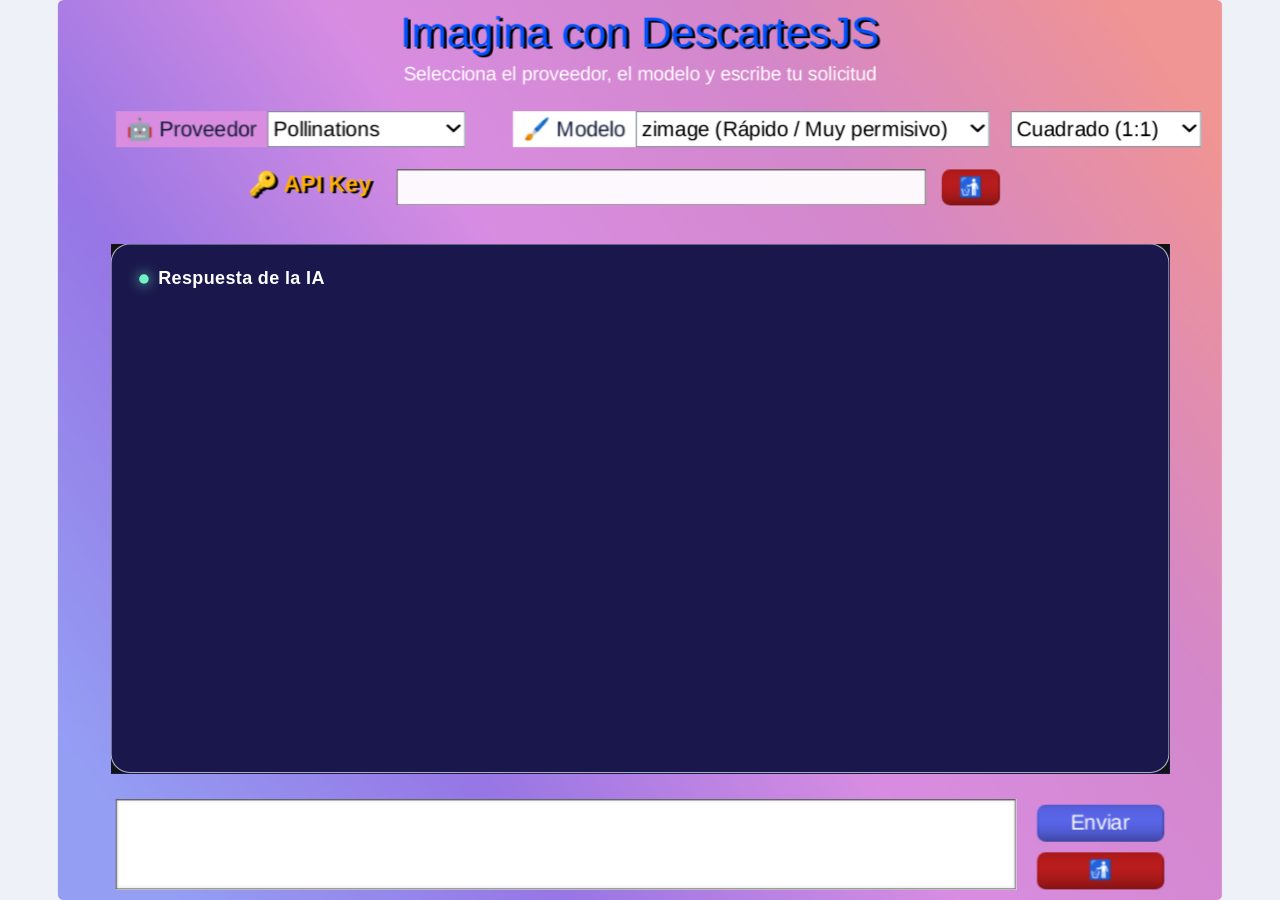
<file: Chatbot_Red_Descartes -VF - images/index.html>
<!DOCTYPE html>
<html>
<head>
  <meta http-equiv="content-type" content="text/html; charset=UTF-8">
  <meta name="viewport" content="width=device-width, initial-scale=1.0">
  <title>Chatbot Red Descartes</title>
  <link rel="stylesheet" href="chatbot.css">
  <script src="chatbot.js"></script>
  <script type="text/javascript" src="lib/descartes-min.js" charset="utf-8"></script>
</head>

<body>
  <ajs name="Descartes" code="Descartes" width="1100" height="850">
    <param name="tamaño" value="1100x850">
    <param name="decimal_symbol" value=".">
    <param name="expand" value="fit">
    <param name="nombre" value="">
    <param name="Versión" value="5.5">
    <param name="editable" value="no">
    <param name="Idioma" value="español">
    <param name="Botones" value="créditos=no config=no inicio=no limpiar=no filas_norte=0 filas_sur=0 ancho_este=150 ancho_oeste=150 alto=40 ">
    <param name="E_01" value="tipo='R2' id='E1' ancho='100%' alto='100%' fondo='GradL(1000,0,0,700,stop|0|f09494,stop|0.25|d487ca,stop|0.5|d88de2,stop|0.75|9776e5,stop|1|949ff4)' red='no' red10='no' ejes='no' border_width='3' border_color='GradL(1000,0,0,700,)' border_radius='5' ">
    <param name="E_02" value="tipo='HTMLIFrame' id='Respuesta' x='50' y='230' ancho='1000' alto='500' archivo='respuesta.html' ">
    <param name="C_01" value="id='provider' tipo='numérico' interfaz='menú' región='interior' espacio='E1' nombre='🤖 Proveedor' expresión='(55,105,330,34)' visible='no' opciones='Red Descartes,Pollinations,OpenRouter' label_color='d88de0' label_text_color='111936' fuente puntos='20' ">
    <param name="C_02" value="id='imageModel' tipo='numérico' interfaz='menú' región='interior' espacio='E1' nombre='🖌️ Modelo' expresión='(430,105,450,34)' visible='no' opciones='zimage (Rápido),flux (Detallado),GPT image 1 (Creativo),klein (Realista),Flux 3 Image (Nuevo),Recraft 4.1' dibujar-si='provider=0' label_color='ffffff' label_text_color='111936' fuente puntos='20' ">
    <param name="C_03" value="id='imageModel' tipo='numérico' interfaz='menú' región='interior' espacio='E1' nombre='🖌️ Modelo' expresión='(430,105,450,34)' visible='no' opciones='zimage (Rápido / Muy permisivo),krea/krea-2-medium (Artístico),flux.2-pro (Alta fidelidad),grok-imagine-image (Grok),ideogram-v4-turbo,wan-2.7-image-pro,gpt-image-2.5-flare (OpenAI),gpt-image-2.5-sunburst (OpenAI),klein (Realista),gptimage (Creativo)' dibujar-si='provider=1' label_color='ffffff' label_text_color='111936' fuente puntos='20' ">
    <param name="C_04" value="id='imageModel' tipo='numérico' interfaz='menú' región='interior' espacio='E1' nombre='🖌️ Modelo' expresión='(430,105,450,34)' visible='no' opciones='Gemini 2.5 Flash Image,GPT Image mini,Gemini 3.1 Flash Image,GPT Image 2,Klein,MAI Image 2.5,Grok xAI,Recraft V4.1,Seedream 4.5,Flux.2 Flex' dibujar-si='provider=2' label_color='ffffff' label_text_color='111936' fuente puntos='20' ">
    <param name="C_05" value="id='apiKey' tipo='numérico' interfaz='campo de texto' solo_texto='sí' región='interior' espacio='E1' expresión='(320,160,500,34)' valor='&squot;&squot;' visible='sí' dibujar-si='provider>0' label_color='ffffff' label_text_color='111936' fuente puntos='16' ">
    <param name="C_06" value="id='clearApiKey' interfaz='botón' tipo='botón' región='interior' espacio='E1' nombre='🚮' expresión='(835,160,55,34)' color='ffffff' color-int='b91c1c' fuente puntos='18' acción='calcular' parámetro='apiKey=&squot; &squot;' dibujar-si='provider>0' extra_style='overColor=991b1b|borderRadius=8' ">
    <param name="C_07" value="id='prompt' tipo='texto' espacio='E1' expresión='(55,755,850,85)' fuente puntos='20' ">
    <param name="C_08" value="id='send' interfaz='botón' tipo='botón' región='interior' espacio='E1' nombre='Enviar' expresión='(925,760,120,35)' color='ffffff' color-int='5965e8' fuente puntos='20' acción='calcular' parámetro='genera()' extra_style='borderRadius=8' ">
    <param name="C_09" value="id='clearPrompt' interfaz='botón' tipo='botón' región='interior' espacio='E1' nombre='🚮' expresión='(925,805,120,35)' color='ffffff' color-int='b91c1c' fuente puntos='18' acción='calcular' parámetro='prompt=&squot; &squot;' extra_style='overColor=991b1b|borderRadius=8' ">
    <param name="C_10" value="id='RA' tipo='numérico' interfaz='menú' región='interior' espacio='E1' nombre='🖌️ RA' expresión='(900,105,180,34)' visible='no' opciones='Cuadrado (1:1),Panorámico (16:9),Vertical (3:4)' label_color='ffffff' label_text_color='111936' fuente puntos='20' ">
    <param name="A_01" value="id='INICIO' algoritmo='sí' evaluar='una-sola-vez' ">
    <param name="A_02" value="id='CALCULOS' algoritmo='sí' evaluar='siempre' ">
    <param name="A_03" value="id='genera()' algoritmo='sí' expresión='0' hacer='sendPrompt()' tipo='función' ">
    <param name="G_01" value="espacio='E1' tipo='texto' color='0051ff' coord_abs='sí' expresión='(550,30)' texto='Imagina con DescartesJS' ancho='970' fuente puntos='40' align='a_center' anchor='a_center_center' shadowColor='000000' shadowOffsetX='3' shadowOffsetY='2' ">
    <param name="G_02" value="espacio='E1' tipo='texto' color='ffffff' coord_abs='sí' expresión='(550,70)' texto='Selecciona el proveedor, el modelo y escribe tu solicitud' ancho='800' align='a_center' anchor='a_center_center' ">
    <param name="G_03" value="espacio='E1' tipo='texto' color='ffaf00' dibujar-si='provider>0' coord_abs='sí' expresión='(180,160)' texto='🔑 API Key' ancho='1' negrita='sí' fuente puntos='22' align='a_left' anchor='a_top_left' shadowColor='000000' shadowOffsetX='3' shadowOffsetY='2' ">
  </ajs>
  <main class="app-shell">
    <section class="scene-shell" aria-label="Escena de Descartes"></section>
  </main>



</body>
</html>
</file>
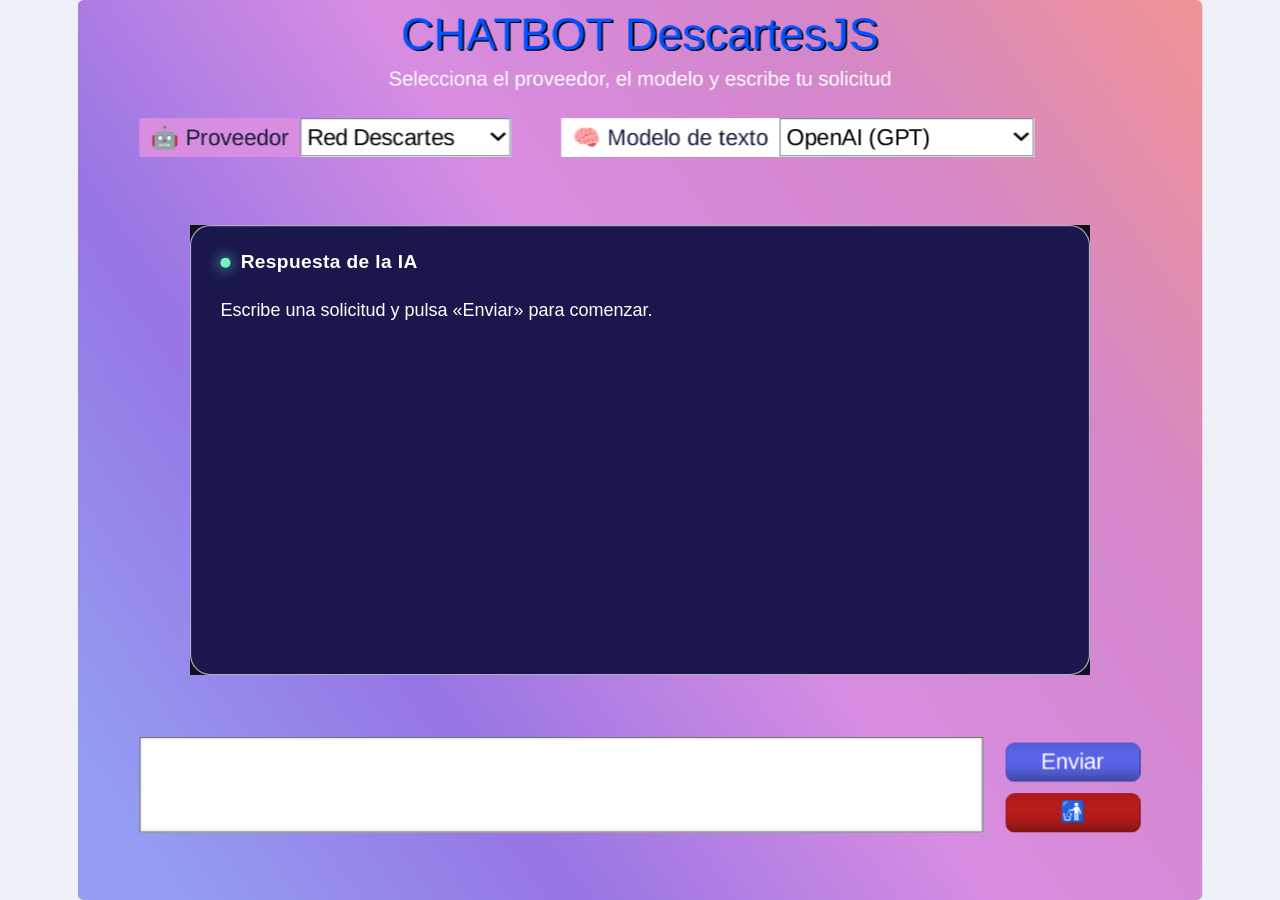
<file: Chatbot_Red_Descartes -VF - text/index.html>
<!DOCTYPE html>
<html>
<head>
  <meta http-equiv="content-type" content="text/html; charset=UTF-8">
  <meta name="viewport" content="width=device-width, initial-scale=1.0">
  <title>Chatbot Red Descartes</title>
  <link rel="stylesheet" href="chatbot.css">
  <script src="chatbot.js"></script>
  <script type="text/javascript" src="lib/descartes-min.js" charset="utf-8"></script>
</head>

<body>
  <ajs name="Descartes" code="Descartes" width="1000" height="800">
    <param name="tamaño" value="1000x800">
    <param name="decimal_symbol" value=".">
    <param name="expand" value="fit">
    <param name="nombre" value="">
    <param name="Versión" value="5.5">
    <param name="editable" value="no">
    <param name="Idioma" value="español">
    <param name="Botones" value="créditos=no config=no inicio=no limpiar=no filas_norte=0 filas_sur=0 ancho_este=150 ancho_oeste=150 alto=40 ">
    <param name="E_01" value="tipo='R2' id='E1' ancho='100%' alto='100%' fondo='GradL(1000,0,0,700,stop|0|f09494,stop|0.25|d487ca,stop|0.5|d88de2,stop|0.75|9776e5,stop|1|949ff4)' red='no' red10='no' ejes='no' border_width='3' border_color='GradL(1000,0,0,700,)' border_radius='5' ">
    <param name="E_02" value="tipo='HTMLIFrame' id='Respuesta' x='100' y='200' ancho='800' alto='400' archivo='respuesta.html' ">
    <param name="C_01" value="id='provider' tipo='numérico' interfaz='menú' región='interior' espacio='E1' nombre='🤖 Proveedor' expresión='(55,105,330,34)' visible='no' opciones='Red Descartes,Pollinations AI,OpenRouter,DeepSeek' label_color='d88de0' label_text_color='111936' fuente puntos='20' ">
    <param name="C_02" value="id='textModel' tipo='numérico' interfaz='menú' región='interior' espacio='E1' nombre='🧠 Modelo de texto' expresión='(430,105,420,34)' visible='no' opciones='OpenAI (GPT),OpenAI Fast,Gemini Fast,Gemini Search,Mistral,Nova Fast,Perplexity Fast,DeepSeek' dibujar-si='provider=0' label_color='ffffff' label_text_color='111936' fuente puntos='20' ">
    <param name="C_03" value="id='textModel' tipo='numérico' interfaz='menú' región='interior' espacio='E1' nombre='🧠 Modelo de texto' expresión='(430,105,420,34)' visible='no' opciones='GPT-5.4 Nano,openai/gpt-5.6-luna,moonshotai/kimi-k2.6,x-ai/grok-4.3,Mistral Small 3.2,Qwen3 Coder,Gemini Flash Lite' dibujar-si='provider=1' label_color='ffffff' label_text_color='111936' fuente puntos='20' ">
    <param name="C_04" value="id='textModel' tipo='numérico' interfaz='menú' región='interior' espacio='E1' nombre='🧠 Modelo de texto' expresión='(430,105,420,34)' visible='no' opciones='DeepSeek V3,DeepSeek V4 Flash,Gemini 2.5 Flash,GPT 5 Mini,Kimi k2.6,Llama 3.3 70B,Minimax M3,Mistral 4 Small,Qwen 3.5 Flash,GLM 4.7 Flash,Enrutador libre' dibujar-si='provider=2' label_color='ffffff' label_text_color='111936' fuente puntos='20' ">
    <param name="C_05" value="id='textModel' tipo='numérico' interfaz='menú' región='interior' espacio='E1' nombre='🧠 Modelo de texto' expresión='(430,105,420,34)' visible='no' opciones='DeepSeek Chat,DeepSeek Reasoner,DeepSeek Flash,DeepSeek V4 Pro' dibujar-si='provider=3' label_color='ffffff' label_text_color='111936' fuente puntos='20' ">
    <param name="C_06" value="id='apiKey' tipo='numérico' interfaz='campo de texto' solo_texto='sí' región='interior' espacio='E1' expresión='(320,160,500,34)' valor='&squot;&squot;' visible='sí' dibujar-si='provider>0' label_color='ffffff' label_text_color='111936' fuente puntos='16' ">
    <param name="C_07" value="id='clearApiKey' interfaz='botón' tipo='botón' región='interior' espacio='E1' nombre='🚮' expresión='(835,160,55,34)' color='ffffff' color-int='b91c1c' fuente puntos='18' acción='calcular' parámetro='apiKey=&squot; &squot;' dibujar-si='provider>0' extra_style='overColor=991b1b|borderRadius=8' ">
    <param name="C_08" value="id='prompt' tipo='texto' espacio='E1' expresión='(55,655,750,85)' fuente puntos='20' ">
    <param name="C_09" value="id='send' interfaz='botón' tipo='botón' región='interior' espacio='E1' nombre='Enviar' expresión='(825,660,120,35)' color='ffffff' color-int='5965e8' fuente puntos='20' acción='calcular' parámetro='genera()' extra_style='borderRadius=8' ">
    <param name="C_10" value="id='clearPrompt' interfaz='botón' tipo='botón' región='interior' espacio='E1' nombre='🚮' expresión='(825,705,120,35)' color='ffffff' color-int='b91c1c' fuente puntos='18' acción='calcular' parámetro='prompt=&squot; &squot;' extra_style='overColor=991b1b|borderRadius=8' ">
    <param name="A_01" value="id='INICIO' algoritmo='sí' evaluar='una-sola-vez' ">
    <param name="A_02" value="id='CALCULOS' algoritmo='sí' evaluar='siempre' ">
    <param name="A_03" value="id='genera()' algoritmo='sí' expresión='0' hacer='sendPrompt()' tipo='función' ">
    <param name="G_01" value="espacio='E1' tipo='texto' color='0051ff' coord_abs='sí' expresión='(500,30)' texto='CHATBOT DescartesJS' ancho='970' fuente puntos='40' align='a_center' anchor='a_center_center' shadowColor='000000' shadowOffsetX='3' shadowOffsetY='2' ">
    <param name="G_02" value="espacio='E1' tipo='texto' color='ffffff' coord_abs='sí' expresión='(500,70)' texto='Selecciona el proveedor, el modelo y escribe tu solicitud' ancho='800' align='a_center' anchor='a_center_center' ">
    <param name="G_03" value="espacio='E1' tipo='texto' color='ffaf00' dibujar-si='provider>0' coord_abs='sí' expresión='(180,160)' texto='🔑 API Key' ancho='1' negrita='sí' fuente puntos='22' align='a_left' anchor='a_top_left' shadowColor='000000' shadowOffsetX='3' shadowOffsetY='2' ">
  </ajs>
  <main class="app-shell">
    <section class="scene-shell" aria-label="Escena de Descartes"></section>
  </main>



</body>
</html>
</file>
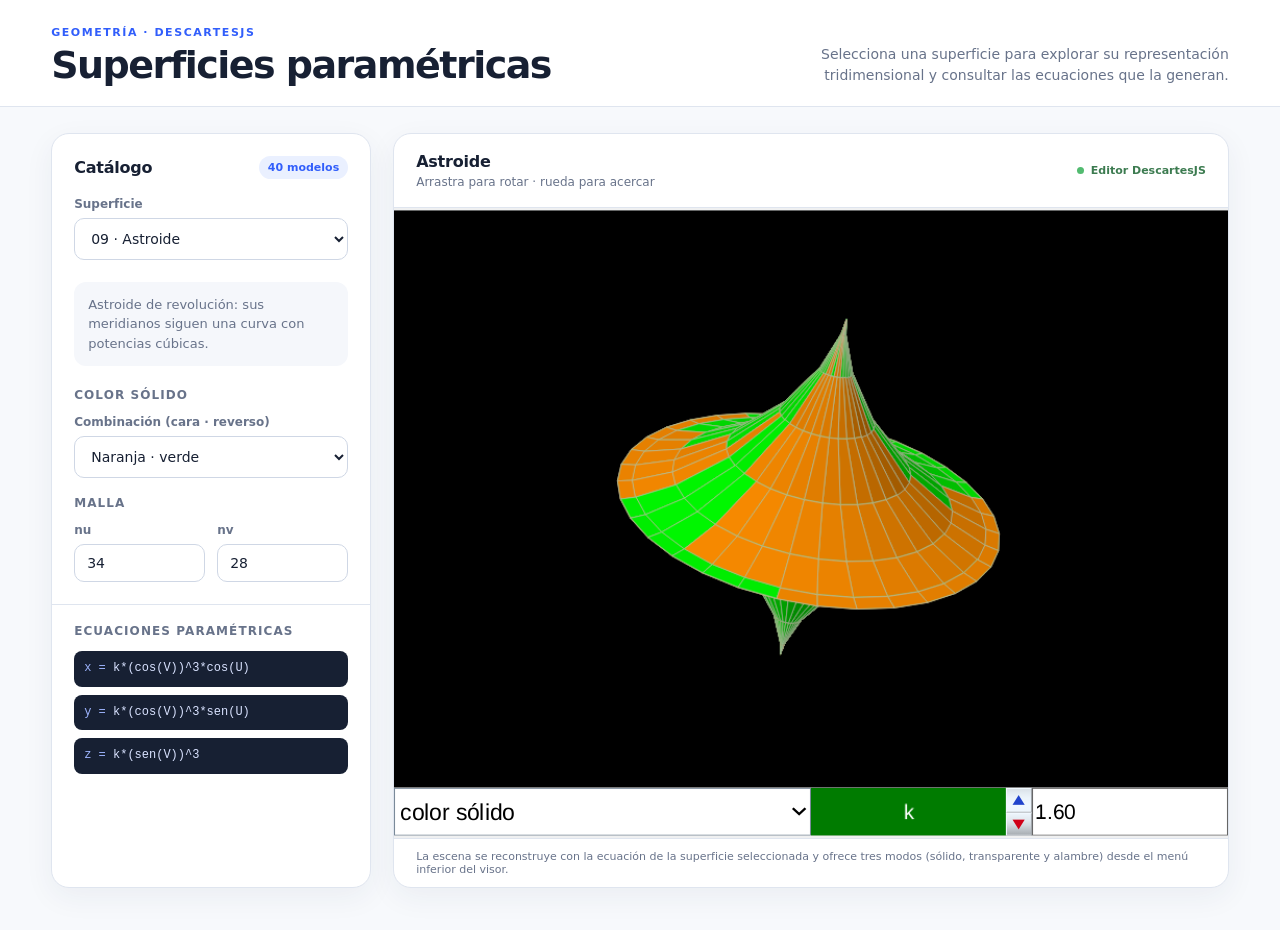
<file: superficies/index.html>
<!doctype html>
<html lang="es">
<head>
  <meta charset="utf-8">
  <meta name="viewport" content="width=device-width, initial-scale=1">
  <title>Laboratorio de superficies paramétricas</title>
  <style>
    :root { --ink:#172033; --muted:#68738a; --line:#dfe5ef; --paper:#f7f9fc; --blue:#315efb; --blue-soft:#eaf0ff; }
    * { box-sizing:border-box; }
    html, body { height:100%; margin:0; }
    body { font-family: Inter, ui-sans-serif, system-ui, -apple-system, "Segoe UI", sans-serif; color:var(--ink); background:var(--paper); }
    .app { min-height:100%; display:grid; grid-template-rows:auto 1fr; }
    header { padding:26px clamp(20px, 4vw, 56px) 20px; display:flex; align-items:flex-end; justify-content:space-between; gap:24px; background:#fff; border-bottom:1px solid var(--line); }
    .eyebrow { margin:0 0 7px; text-transform:uppercase; letter-spacing:.14em; font-size:11px; font-weight:800; color:var(--blue); }
    h1 { margin:0; font-size:clamp(24px, 3vw, 38px); letter-spacing:-.04em; line-height:1.05; }
    .intro { max-width:480px; margin:0; color:var(--muted); font-size:14px; line-height:1.5; text-align:right; }
    main { width:min(1480px, 100%); margin:auto; padding:26px clamp(16px, 4vw, 56px) 42px; display:grid; grid-template-columns:minmax(250px, 320px) minmax(0, 1fr); gap:22px; }
    .panel { background:#fff; border:1px solid var(--line); border-radius:18px; box-shadow:0 9px 30px rgba(40,58,92,.06); overflow:hidden; }
    .controls { padding:22px; }
    .panel-title { display:flex; justify-content:space-between; align-items:center; margin-bottom:18px; }
    h2 { margin:0; font-size:16px; letter-spacing:-.015em; }
    .count { color:var(--blue); background:var(--blue-soft); border-radius:999px; padding:5px 9px; font-size:11px; font-weight:800; }
    label { display:block; color:var(--muted); font-size:12px; font-weight:700; margin-bottom:7px; }
    select { width:100%; border:1px solid #cfd7e5; border-radius:10px; padding:11px 12px; color:var(--ink); background:#fff; font:inherit; font-size:14px; outline:none; }
    select:focus { border-color:var(--blue); box-shadow:0 0 0 3px var(--blue-soft); }
    .description { min-height:72px; margin:22px 0 0; padding:13px 14px; border-radius:12px; background:#f5f7fb; color:var(--muted); font-size:13px; line-height:1.5; }
    .equations { border-top:1px solid var(--line); margin:22px -22px 0; padding:19px 22px 0; }
    .equations h3 { margin:0 0 13px; font-size:12px; text-transform:uppercase; letter-spacing:.09em; color:var(--muted); }
    .formula { margin:8px 0; padding:9px 10px; overflow:auto; border-radius:8px; background:#172033; color:#d9e2ff; font:12px/1.45 ui-monospace, SFMono-Regular, Consolas, monospace; white-space:nowrap; }
    .formula b { color:#9fb5ff; font-weight:500; }
    .options { margin-top:22px; }
    .options h3 { margin:0 0 13px; font-size:12px; text-transform:uppercase; letter-spacing:.09em; color:var(--muted); }
    .options + .options { margin-top:18px; }
    .mesh-grid { display:grid; grid-template-columns:1fr 1fr; gap:12px; }
    input[type=number] { width:100%; border:1px solid #cfd7e5; border-radius:10px; padding:10px 12px; color:var(--ink); background:#fff; font:inherit; font-size:14px; outline:none; }
    input[type=number]:focus { border-color:var(--blue); box-shadow:0 0 0 3px var(--blue-soft); }
    .viewer { min-width:0; display:flex; flex-direction:column; }
    .viewer-head { padding:18px 22px; display:flex; justify-content:space-between; align-items:center; gap:16px; border-bottom:1px solid var(--line); }
    .viewer-head p { margin:4px 0 0; color:var(--muted); font-size:12px; }
    .status { display:flex; align-items:center; gap:7px; color:#3c7b50; font-size:11px; font-weight:700; white-space:nowrap; }
    .dot { width:7px; height:7px; border-radius:50%; background:#52bb70; }
    iframe { display:block; width:100%; height:min(70vh, 650px); min-height:440px; border:0; background:#eff0f1; }
    .hint { margin:0; padding:11px 22px; color:var(--muted); font-size:11px; border-top:1px solid var(--line); }
    @media (max-width: 780px) { header { display:block; } .intro { margin-top:12px; text-align:left; } main { grid-template-columns:1fr; } iframe { min-height:420px; } }
  </style>
</head>
<body>
  <div class="app">
    <header>
      <div><p class="eyebrow">Geometría · DescartesJS</p><h1>Superficies paramétricas</h1></div>
      <p class="intro">Selecciona una superficie para explorar su representación tridimensional y consultar las ecuaciones que la generan.</p>
    </header>
    <main>
      <aside class="panel controls">
        <div class="panel-title"><h2>Catálogo</h2><span class="count" id="count"></span></div>
        <label for="surfaceSelect">Superficie</label>
        <select id="surfaceSelect" aria-label="Seleccionar superficie"></select>
        <p id="description" class="description"></p>
        <section class="options">
          <h3>Color sólido</h3>
          <label for="paletteSelect">Combinación (cara · reverso)</label>
          <select id="paletteSelect" aria-label="Combinación de colores"></select>
        </section>
        <section class="options">
          <h3>Malla</h3>
          <div class="mesh-grid">
            <div><label for="nuInput">nu</label><input type="number" id="nuInput" min="4" max="150" step="1"></div>
            <div><label for="nvInput">nv</label><input type="number" id="nvInput" min="4" max="150" step="1"></div>
          </div>
        </section>
        <section class="equations" aria-live="polite">
          <h3>Ecuaciones paramétricas</h3>
          <div id="equationX" class="formula"></div>
          <div id="equationY" class="formula"></div>
          <div id="equationZ" class="formula"></div>
        </section>
      </aside>
      <section class="panel viewer">
        <div class="viewer-head"><div><h2 id="viewerTitle">Representación 3D</h2><p>Arrastra para rotar · rueda para acercar</p></div><div class="status"><span class="dot"></span>Editor DescartesJS</div></div>
        <iframe id="descartesFrame" title="Representación tridimensional de la superficie"></iframe>
        <p class="hint">La escena se reconstruye con la ecuación de la superficie seleccionada y ofrece tres modos (sólido, transparente y alambre) desde el menú inferior del visor.</p>
      </section>
    </main>
  </div>
  <script>
    // Ruta de la librería (igual que en astroide.html). Si tu descartes-min.js
    // está junto a index.html, cambia a 'descartes-min.js'.
    const DESCARTES_LIB = 'lib/descartes-min.js';

    const surfaces = [
      { name:'Esfera', description:'La superficie cerrada más simétrica: todos sus puntos están a la misma distancia del centro.', domain:'U=2*pi*u; V=pi*(v-0.5)', x:'r*cos(V)*cos(U)', y:'r*cos(V)*sen(U)', z:'r*sen(V)', params:"r='1.8'", rot:'(25,0,25)', scale:'105' },
      { name:'Toro', description:'Una circunferencia que gira alrededor de un eje exterior a ella, formando una superficie con agujero.', domain:'U=2*a*pi*u;V=2*b*pi*v', x:'(R+r*cos(V))*cos(U)', y:'(R+r*cos(V))*sen(U)', z:'r*sen(V)', params:"a='1' b='1' R='2.2' r='0.75'", rot:'(25,0,25)', scale:'90' },
      { name:'Cilindro', description:'Superficie lateral de radio constante, parametrizada alrededor del eje vertical.', domain:'U=2*pi*u; V=2*v-1', x:'r*cos(U)', y:'r*sen(U)', z:'h*V', params:"r='1.5' h='2.8'", rot:'(25,0,25)', scale:'100' },
      { name:'Cono', description:'Superficie de revolución cuyo radio crece linealmente desde el vértice hasta la base.', domain:'U=2*pi*u; V=v', x:'h*V*cos(U)', y:'h*V*sen(U)', z:'h*(V-0.5)', params:"h='2.5'", rot:'(25,0,25)', scale:'100' },
      { name:'Paraboloide hiperbólico', description:'Superficie de doble curvatura, conocida como silla de montar.', domain:'U=0', x:'2*u-1', y:'t*v-1', z:'x^2-y^2', params:"t='2'", rot:'(25,0,25)', scale:'95' },
      { name:'Hiperboloide', description:'Superficie de una hoja con cintura mínima en el centro y expansión hacia sus extremos.', domain:'U=2*pi*u; V=2*v-1', x:'a*sqrt(1+V^2)*cos(U)', y:'a*sqrt(1+V^2)*sen(U)', z:'a*V', params:"a='1.2'", rot:'(25,0,25)', scale:'90' },
      { name:'Helicoide', description:'Superficie reglada que se obtiene al desplazar una recta mientras gira alrededor de un eje.', domain:'U=4*pi*(u-0.5); V=3*(v-0.5)', x:'V*cos(U)', y:'V*sen(U)', z:'U', params:'', rot:'(25,0,25)', scale:'75' },
      { name:'Piriforme', description:'Superficie con forma de pera generada al rotar una curva alrededor de su eje.', domain:'U=2*pi*u; V=2*pi*v', x:'a*(1+sen(U))', y:'b*(1+sen(U))*cos(U)*cos(V)', z:'b*(1+sen(U))*cos(U)*sen(V)', params:"a='1.2' b='1.2'", rot:'(0,90,0)', scale:'95' },
      { name:'Astroide', description:'Astroide de revolución: sus meridianos siguen una curva con potencias cúbicas.', domain:'U=2*pi*u;V=2*pi*v', x:'k*(cos(V))^3*cos(U)', y:'k*(cos(V))^3*sen(U)', z:'k*(sen(V))^3', params:"k='1.6'", rot:'(30,0,20)', scale:'115' },
      { name:'Silla de mono', description:'Superficie algebraica con tres pliegues, una extensión de la clásica silla de montar.', domain:'U=0', x:'2*u-1', y:'t*v-1', z:'x^3-3*x*y^2', params:"t='2'", rot:'(25,0,25)', scale:'105' },
      { name:'Elipsoide', description:'Esfera deformada con tres semiejes distintos: a, b y c controlan su extensión en cada dirección.', domain:'U=2*pi*u; V=pi*(v-0.5)', x:'a*cos(V)*cos(U)', y:'b*cos(V)*sen(U)', z:'c*sen(V)', params:"a='2.2' b='1.6' c='1.1'", rot:'(25,0,25)', scale:'95' },
      { name:'Cinta de Möbius', description:'Superficie con una sola cara y un solo borde, obtenida al pegar los extremos de una banda tras media torsión.', domain:'U=2*pi*u; V=2*v-1', x:'(R+w*V*cos(U/2))*cos(U)', y:'(R+w*V*cos(U/2))*sen(U)', z:'w*V*sen(U/2)', params:"R='2' w='0.9'", rot:'(35,0,20)', scale:'95' },
      { name:'Botella de Klein', description:'Superficie cerrada sin interior ni exterior; esta es su inmersión en forma de ocho en el espacio.', domain:'U=2*pi*u; V=2*pi*v', x:'(R+cos(U/2)*sen(V)-sen(U/2)*sen(2*V))*cos(U)', y:'(R+cos(U/2)*sen(V)-sen(U/2)*sen(2*V))*sen(U)', z:'sen(U/2)*sen(V)+cos(U/2)*sen(2*V)', params:"R='2'", rot:'(35,0,20)', scale:'80' },
      { name:'Catenoide', description:'Superficie mínima generada al girar una catenaria alrededor de su eje; es la forma de una película de jabón entre dos anillos.', domain:'U=2*pi*u; V=3*(v-0.5)', x:'a*(exp(V)+exp(-V))/2*cos(U)', y:'a*(exp(V)+exp(-V))/2*sen(U)', z:'a*V', params:"a='0.6'", rot:'(25,0,25)', scale:'95' },
      { name:'Enneper', description:'Superficie mínima que se autointersecta; tiene curvatura media cero en todos sus puntos.', domain:'U=2.4*(u-0.5); V=2.4*(v-0.5)', x:'U-U^3/3+U*V^2', y:'V-V^3/3+V*U^2', z:'U^2-V^2', params:'', rot:'(25,0,25)', scale:'85' },
      { name:'Superficie de Dini', description:'Superficie de curvatura gaussiana negativa constante, una pseudoesfera retorcida en espiral.', domain:'U=4*pi*u; V=0.05+1.9*v', x:'a*cos(U)*sen(V)', y:'a*sen(U)*sen(V)', z:'a*(cos(V)+log(tan(V/2)))+0.2*U', params:"a='1.2'", rot:'(25,0,25)', scale:'85' },
      { name:'Superficie romana de Steiner', description:'Superficie cuártica con tres rectas dobles que se cruzan en el origen; modelo del plano proyectivo.', domain:'U=pi*(u-0.5); V=2*pi*v', x:'r^2*cos(V)*cos(U)*sen(U)', y:'r^2*sen(V)*cos(U)*sen(U)', z:'r^2*cos(V)*sen(V)*cos(U)^2', params:"r='2.3'", rot:'(25,0,25)', scale:'75' },
      { name:'Concha espiral', description:'Superficie en forma de caracol: un tubo cuyo radio decrece mientras se enrolla en espiral hacia el vértice.', domain:'U=2*pi*u; V=2*pi*v', x:'a*(1-v)*cos(n*V)*(1+cos(U))+c*cos(n*V)', y:'a*(1-v)*sen(n*V)*(1+cos(U))+c*sen(n*V)', z:'b*v+a*(1-v)*sen(U)', params:"a='0.9' b='3' c='0.2' n='2'", rot:'(25,0,25)', scale:'85' },
      { name:'Paraboloide elíptico', description:'Superficie en forma de cuenco cuyas secciones horizontales son elipses y las verticales, parábolas.', domain:'U=2*pi*u; V=v', x:'a*V*cos(U)', y:'b*V*sen(U)', z:'1.6*V^2-0.8', params:"a='1.8' b='1.2'", rot:'(25,0,25)', scale:'100' },
      { name:'Conoide de Plücker', description:'Superficie reglada cuyas rectas parten del eje vertical; ondula n veces alrededor de él.', domain:'U=2*pi*u; V=2*v-1', x:'1.8*V*cos(U)', y:'1.8*V*sen(U)', z:'h*sen(n*U)', params:"h='0.9' n='2'", rot:'(25,0,25)', scale:'100' },
      { name:'Caja de huevos', description:'Superficie ondulada producto de dos senos, con máximos y mínimos alternados como una caja de huevos.', domain:'U=0', x:'6.28*(u-0.5)', y:'6.28*(v-0.5)', z:'h*sen(x)*sen(y)', params:"h='1.2'", rot:'(25,0,25)', scale:'62' },
      { name:'Gota', description:'Superficie de revolución en forma de lágrima, con un vértice puntiagudo en la parte superior.', domain:'U=pi*u; V=2*pi*v', x:'a*sen(U)*sen(U/2)*cos(V)', y:'a*sen(U)*sen(U/2)*sen(V)', z:'a*1.4*(cos(U)-0.2)', params:"a='1.6'", rot:'(25,0,25)', scale:'105' },
      { name:'Paraguas de Whitney', description:'Superficie con un punto singular en el origen y una recta de autointersección: el mango del paraguas.', domain:'U=2*(u-0.5); V=2*(v-0.5)', x:'t*U*V', y:'t*U', z:'t*V^2', params:"t='1.4'", rot:'(25,0,25)', scale:'100' },
      { name:'Superficie de Scherk', description:'Superficie mínima doblemente periódica, con forma de tablero de ajedrez de pasos y valles.', domain:'U=0', x:'2.4*(u-0.5)', y:'2.4*(v-0.5)', z:'log(cos(y)/cos(x))', params:'', rot:'(25,0,25)', scale:'85' },
      { name:'Sombrero mexicano', description:'Superficie de revolución dada por la función sinc: una cima central rodeada por ondas que se amortiguan.', domain:'U=0', x:'12*(u-0.5)', y:'12*(v-0.5)', z:'h*sen(sqrt(x^2+y^2)+0.001)/(sqrt(x^2+y^2)+0.001)', params:"h='2.5'", rot:'(25,0,25)', scale:'38' },
      { name:'Pseudoesfera', description:'Superficie de curvatura gaussiana negativa constante, formada por dos cuernos que se unen en un borde de retroceso.', domain:'U=2*pi*u; V=5*(v-0.5)', x:'a*2/(exp(V)+exp(-V))*cos(U)', y:'a*2/(exp(V)+exp(-V))*sen(U)', z:'a*(V-(exp(V)-exp(-V))/(exp(V)+exp(-V)))', params:"a='1.4'", rot:'(25,0,25)', scale:'85', nu:48, nv:48 },
      { name:'Helicoide–catenoide', description:'Familia de superficies mínimas que deforma un helicoide en un catenoide al variar el parámetro t entre 0 y π/2.', domain:'U=2*pi*(u-0.5); V=2.4*(v-0.5)', x:'cos(t)*(exp(V)-exp(-V))/2*sen(U)+sen(t)*(exp(V)+exp(-V))/2*cos(U)', y:'0-cos(t)*(exp(V)-exp(-V))/2*cos(U)+sen(t)*(exp(V)+exp(-V))/2*sen(U)', z:'U*cos(t)+V*sen(t)', params:"t='0.8'", rot:'(25,0,25)', scale:'52', nu:48, nv:34 },
      { name:'Trompeta de Gabriel', description:'Superficie de revolución de 1/x con volumen finito pero área infinita; aquí se muestra un tramo del cuerno.', domain:'U=2*pi*u; V=0.5+3.5*v', x:'cos(U)/V', y:'sen(U)/V', z:'k*(V-2.25)', params:"k='0.9'", rot:'(25,0,25)', scale:'90' },
      { name:'Cardioide de revolución', description:'Sólido de forma de manzana obtenido al girar una cardioide alrededor de su eje de simetría.', domain:'U=2*pi*u; V=pi*v', x:'a*(1-cos(V))*sen(V)*cos(U)', y:'a*(1-cos(V))*sen(V)*sen(U)', z:'a*(1-cos(V))*cos(V)+a*0.8', params:"a='1.3'", rot:'(25,0,25)', scale:'100' },
      { name:'Jarrón ondulado', description:'Superficie de revolución cuyo radio oscila a lo largo del eje, como un jarrón o una vasija torneada.', domain:'U=2*pi*u; V=2*v-1', x:'(a+b*sen(n*V))*cos(U)', y:'(a+b*sen(n*V))*sen(U)', z:'h*V', params:"a='1' b='0.4' n='3' h='1.9'", rot:'(25,0,25)', scale:'100', nv:44 },
      { name:'Cúpula bohemia', description:'Superficie cuya cúpula se forma al combinar una circunferencia y una elipse desplazada; es una cuártica clásica.', domain:'U=2*pi*u; V=2*pi*v', x:'a*cos(U)', y:'b*cos(V)+a*sen(U)', z:'c*sen(V)', params:"a='1.5' b='1.2' c='1.1'", rot:'(25,0,25)', scale:'95' },
      { name:'Superficie de Bour', description:'Superficie mínima con simetría triple que se autointersecta; es una de las más sencillas de su tipo.', domain:'U=1.4*u; V=2*pi*v', x:'U*cos(V)-U^2*cos(2*V)/2', y:'0-U*sen(V)-U^2*sen(2*V)/2', z:'4/3*U^1.5*cos(1.5*V)', params:'', rot:'(25,0,25)', scale:'100', nu:30, nv:48 },
      { name:'Banda retorcida', description:'Generalización de la cinta de Möbius con m medias torsiones; con m impar sigue teniendo una sola cara.', domain:'U=2*pi*u; V=2*v-1', x:'(R+w*V*cos(m*U/2))*cos(U)', y:'(R+w*V*cos(m*U/2))*sen(U)', z:'w*V*sen(m*U/2)', params:"R='2' w='0.8' m='3'", rot:'(35,0,20)', scale:'95', nu:70, nv:12 },
      { name:'Campana de Gauss', description:'Gráfica de la función exp(−(x²+y²)): una colina suave que decae simétricamente desde el centro.', domain:'U=0', x:'5*(u-0.5)', y:'5*(v-0.5)', z:'h*exp(0-(x^2+y^2))', params:"h='2.2'", rot:'(25,0,25)', scale:'70', nu:44, nv:44 },
      { name:'Resorte', description:'Tubo enrollado en hélice: una circunferencia que se desplaza y gira siguiendo un eje vertical.', domain:'U=4*pi*u; V=2*pi*v', x:'(R+r*cos(V))*cos(U)', y:'(R+r*cos(V))*sen(U)', z:'p*(U-2*pi)+r*sen(V)', params:"R='1.5' r='0.3' p='0.22'", rot:'(25,0,25)', scale:'100', nu:80, nv:16 },
      { name:'Toro ondulado', description:'Toro cuyo radio de sección varía n veces alrededor de su eje, como un anillo con pétalos.', domain:'U=2*pi*u; V=2*pi*v', x:'(R+r*(1+w*cos(n*U))*cos(V))*cos(U)', y:'(R+r*(1+w*cos(n*U))*cos(V))*sen(U)', z:'r*(1+w*cos(n*U))*sen(V)', params:"R='2.2' r='0.7' w='0.35' n='6'", rot:'(25,0,25)', scale:'85', nu:72, nv:24 },
      { name:'Esfera ondulada', description:'Esfera cuyo radio se modula con un patrón de ondas en longitud y latitud, similar a un armónico esférico.', domain:'U=2*pi*u; V=pi*(v-0.5)', x:'(a+b*cos(m*U)*cos(n*V))*cos(V)*cos(U)', y:'(a+b*cos(m*U)*cos(n*V))*cos(V)*sen(U)', z:'(a+b*cos(m*U)*cos(n*V))*sen(V)', params:"a='1.6' b='0.4' m='5' n='4'", rot:'(25,0,25)', scale:'90', nu:64, nv:40 },
      { name:'Cono doble', description:'Dos conos unidos por el vértice, con el eje vertical; sus secciones planas dan las cónicas.', domain:'U=2*pi*u; V=2*v-1', x:'a*V*cos(U)', y:'a*V*sen(U)', z:'h*V', params:"a='1.2' h='1.6'", rot:'(25,0,25)', scale:'100' },
      { name:'Toro de huso', description:'Toro cuyo radio de sección supera al del centro, lo que lo hace cortarse a sí mismo en forma de huso.', domain:'U=2*pi*u; V=2*pi*v', x:'(R+r*cos(V))*cos(U)', y:'(R+r*cos(V))*sen(U)', z:'r*sen(V)', params:"R='0.9' r='1.5'", rot:'(25,0,25)', scale:'85', nu:40, nv:40 },
      { name:'Ondas de gota', description:'Ondas circulares que se amortiguan al alejarse del centro, como las de una gota cayendo en el agua.', domain:'U=0', x:'8*(u-0.5)', y:'8*(v-0.5)', z:'h*cos(k*sqrt(x^2+y^2))*exp(0-0.3*sqrt(x^2+y^2))', params:"h='1.3' k='1.8'", rot:'(25,0,25)', scale:'55', nu:60, nv:60 }
    ];

    const select = document.getElementById('surfaceSelect');
    const frame = document.getElementById('descartesFrame');
    document.getElementById('count').textContent = `${surfaces.length} modelos`;
    surfaces.forEach((surface, i) => select.add(new Option(`${String(i + 1).padStart(2, '0')}  ·  ${surface.name}`, i)));

    // Combinaciones de color sólido: cara (color) y reverso (color_reverso), en RGB hexadecimal.
    const palettes = [
      { name:'Naranja · verde', front:'ff8e00', back:'00ff00' },
      { name:'Rojo · verde', front:'ff0000', back:'00ff00' },
      { name:'Azul · amarillo', front:'0064ff', back:'ffff00' },
      { name:'Violeta · cian', front:'8000ff', back:'00ffff' },
      { name:'Magenta · lima', front:'ff00c8', back:'80ff00' },
      { name:'Rojo · azul', front:'e60000', back:'0040ff' },
      { name:'Blanco · negro', front:'ffffff', back:'202020' }
    ];
    const paletteSelect = document.getElementById('paletteSelect');
    const nuInput = document.getElementById('nuInput');
    const nvInput = document.getElementById('nvInput');
    palettes.forEach((p, i) => paletteSelect.add(new Option(p.name, i)));
    let palette = 0;

    const clampMesh = v => Math.min(150, Math.max(4, parseInt(v, 10) || 34));

    // Escapa texto para usarlo dentro de un atributo HTML entre comillas dobles.
    const esc = v => String(v).replace(/&/g,'&amp;').replace(/</g,'&lt;').replace(/>/g,'&gt;').replace(/"/g,'&quot;');
    // Genera <param name="..." value="..."> con las comillas siempre cerradas.
    const param = (name, value) => `<param name="${name}" value="${esc(value)}">`;

    // Convierte "a='1' b='1' R='2.2'" en [{id:'a', valor:'1'}, ...]
    function parseParams(str) {
      const out = [], re = /(\w+)='([^']*)'/g;
      let m; while ((m = re.exec(str || ''))) out.push({ id: m[1], valor: m[2] });
      return out;
    }

    function scene(surface, mode, nu, nv) {
      const expr = `${surface.domain};x=${surface.x};y=${surface.y};z=${surface.z}`;
      const pal = palettes[palette];
      const common = `espacio='E1' tipo='superficie' expresión='${expr}' rotfin='${surface.rot}'`;

      // Cada constante usada en la superficie se declara como control numérico
      // (pulsador), apilados en la esquina del espacio 3D.
      const controls = parseParams(surface.params).map((p, i) => param(`C_${String(i + 2).padStart(2, '0')}`,
        `id='${p.id}' tipo='numérico' interfaz='pulsador' región='sur' espacio='E1' nombre='${p.id}' ` +
        `expresión='(0,${i * 44},150,40)' valor='${p.valor}' visible='sí' ` +
        `label_color='007b00' label_text_color='ffffff' fuente puntos='20'`));

      const parts = [
        param('tamaño', '800x600'),
        param('decimal_symbol', '.'),
        param('expand', 'fit'),
        param('nombre', surface.name),
        param('Versión', '5.5'),
        param('editable', 'sí'),
        param('Idioma', 'español'),
        param('Botones', 'créditos=no config=no inicio=no limpiar=no filas_norte=0 filas_sur=0 ancho_este=140 ancho_oeste=140 alto=46'),
        param('E_01', "tipo='R2' id='E2' ancho='100%' alto='100%' fondo='000000' red='no' red10='no' ejes='no'"),
        param('E_02', `tipo='R3' R3='sí' id='E1' ancho='100%' alto='100%' escala='${surface.scale}' fondo='ff000000'`),
        param('C_01', `id='ver' tipo='numérico' interfaz='menú' región='sur' espacio='E1' expresión='(0,0)' valor='${mode}' visible='no' opciones='color sólido[1],color transparente[2],modelo alambre[3]'`),
        ...controls,
        param('A_01', "id='INICIO' algoritmo='sí' evaluar='una-sola-vez' hacer='pi=3.14159;E1.rot.z=90;;'"),
        param('A_02', "id='CALCULOS' algoritmo='sí' evaluar='siempre'"),
        param('G_01', `espacio='E1' tipo='texto' color='ffffff' coord_abs='no' expresión='(0,-4)' texto='${surface.name}' ancho='1' fuente puntos='28' align='a_left' anchor='a_center_center'`),
        param('S_01', `${common} color='${pal.front}' color_reverso='${pal.back}' dibujar-si='ver=1' aristas='70c0c0c0' modelo='luz' Nu='${nu}' Nv='${nv}'`),
        param('S_02', `${common} color='7cff8e00' color_reverso='7b00ff00' dibujar-si='ver=2' modelo='metal' Nu='${nu}' Nv='${nv}'`),
        param('S_03', `${common} color='eeffaa' color_reverso='eeffaa' dibujar-si='ver=3' modelo='alambre' Nu='${nu}' Nv='${nv}'`)
      ];

      return `<!doctype html><html><head><meta charset="utf-8">` +
        `<script src="${DESCARTES_LIB}"><\/script></head>` +
        `<body style="padding:0;margin:0;background:#eff0f1">` +
        `<ajs name="Descartes" code="Descartes" width="800" height="600">${parts.join('')}</ajs></body></html>`;
    }

    // La escena se inyecta como srcdoc (antes se apuntaba a viewer.html, que no existe).
    function render() {
      const surface = surfaces[Number(select.value)];
      nuInput.value = clampMesh(nuInput.value);
      nvInput.value = clampMesh(nvInput.value);
      frame.srcdoc = scene(surface, 1, nuInput.value, nvInput.value);
    }

    function update() {
      const surface = surfaces[Number(select.value)];
      document.getElementById('description').textContent = surface.description;
      document.getElementById('viewerTitle').textContent = surface.name;
      document.getElementById('equationX').innerHTML = `<b>x =</b> ${esc(surface.x)}`;
      document.getElementById('equationY').innerHTML = `<b>y =</b> ${esc(surface.y)}`;
      document.getElementById('equationZ').innerHTML = `<b>z =</b> ${esc(surface.z)}`;
      nuInput.value = surface.nu || 34;
      nvInput.value = surface.nv || 28;
      render();
    }
    select.addEventListener('change', update);
    paletteSelect.addEventListener('change', () => { palette = Number(paletteSelect.value); render(); });
    nuInput.addEventListener('change', render);
    nvInput.addEventListener('change', render);
    select.value = 8; update();
  </script>
</body>
</html>
</file>
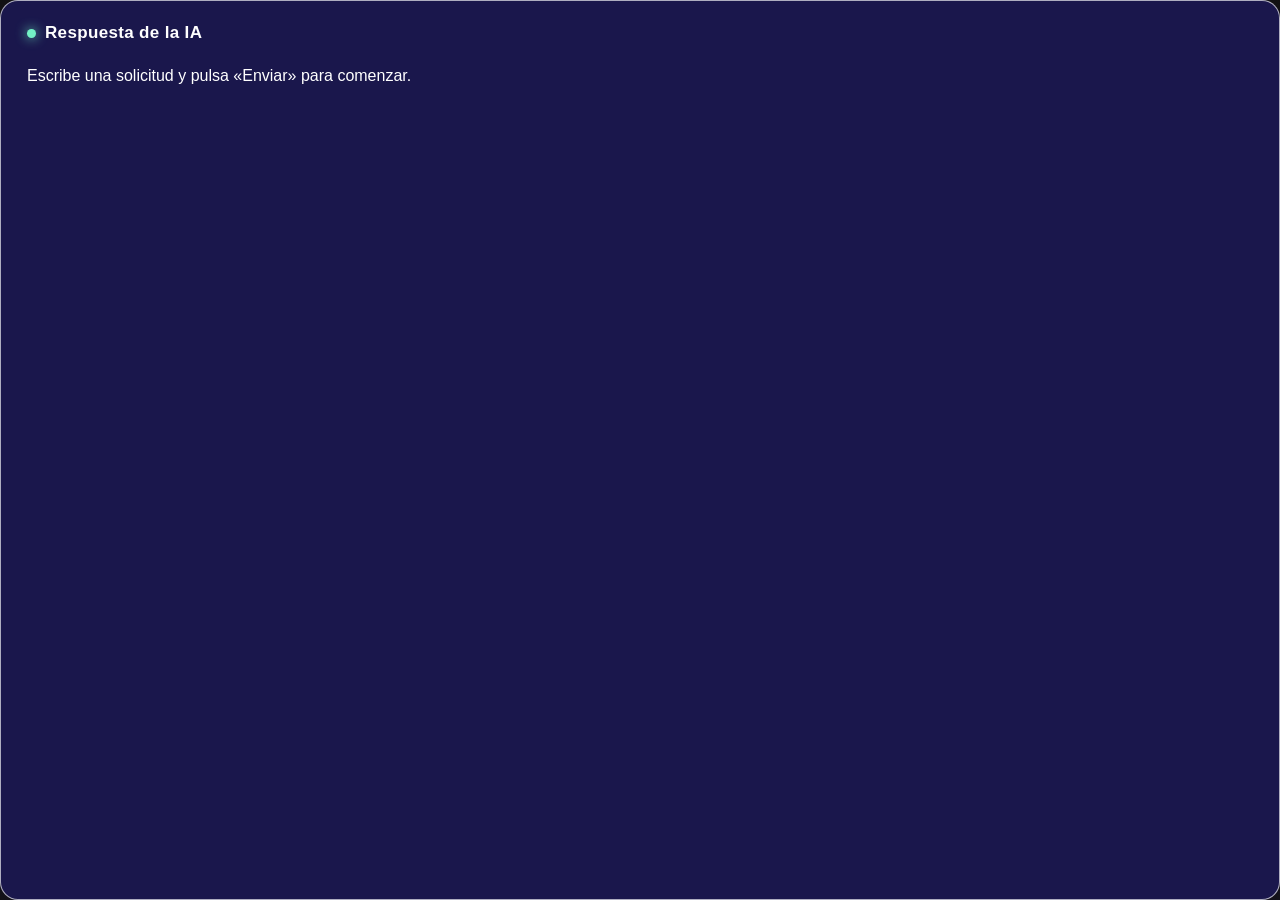
<file: Chatbot_Red_Descartes -VF - images/respuesta.html>
<!DOCTYPE html>
<html lang="es">
<head>
  <meta charset="UTF-8">
  <meta name="viewport" content="width=device-width, initial-scale=1.0">
  <style>
    :root { color-scheme: dark; }
    * { box-sizing: border-box; }
    html, body { width: 100%; height: 100%; margin: 0; }
    body { padding: 0; color: #fff; font-family: 'Segoe UI', Arial, sans-serif; background: transparent; }
    .response-card { display: flex; width: 100%; height: 100%; padding: 22px 26px; overflow: hidden; flex-direction: column; border: 1px solid rgba(255,255,255,.65); border-radius: 18px; background: rgba(28, 24, 82, .92); box-shadow: 0 15px 35px rgba(32, 20, 80, .25); }
    .response-heading { display: flex; align-items: center; gap: 9px; font-size: 17px; font-weight: 600; letter-spacing: .02em; }
    .response-dot { width: 9px; height: 9px; flex: 0 0 auto; border-radius: 50%; background: #73f2c5; box-shadow: 0 0 12px #73f2c5; }
    #generation-status { display: none; margin-top: 8px; color: #73f2c5; font-size: 14px; font-weight: 600; }
    #response-text { height: calc(100% - 48px); margin: 20px 0 0; overflow: auto; white-space: pre-wrap; font-size: 16px; line-height: 1.65; }
    #response-image { display: none; width: 100%; min-height: 0; flex: 1; margin-top: 20px; object-fit: contain; border-radius: 12px; background: rgba(0,0,0,.18); cursor: zoom-in; }
    #image-thumbnails { display: none; height: 76px; min-height: 76px; gap: 8px; margin-top: 12px; overflow-x: auto; align-items: center; }
    .thumbnail { width: 58px; height: 58px; padding: 2px; flex: 0 0 auto; border: 2px solid transparent; border-radius: 8px; background: rgba(255,255,255,.18); cursor: pointer; }
    .thumbnail.selected { border-color: #73f2c5; box-shadow: 0 0 10px rgba(115,242,197,.55); }
    .thumbnail img { display: block; width: 100%; height: 100%; object-fit: cover; border-radius: 5px; }
    #image-modal { display: none; position: fixed; inset: 0; z-index: 20; align-items: center; justify-content: center; padding: 24px; background: rgba(8, 7, 28, .86); }
    #image-modal.visible { display: flex; }
    .modal-content { display: flex; max-width: min(94vw, 900px); max-height: 94vh; flex-direction: column; align-items: center; gap: 14px; }
    #modal-image { display: block; max-width: 90vw; max-height: calc(94vh - 70px); object-fit: contain; border: 1px solid rgba(255,255,255,.7); border-radius: 12px; box-shadow: 0 18px 60px rgba(0,0,0,.5); cursor: zoom-out; }
    #download-image { border: 0; border-radius: 8px; padding: 10px 18px; color: #111936; font: 600 14px 'Segoe UI', Arial, sans-serif; cursor: pointer; background: #73f2c5; }
    #download-image:hover { background: #a3ffdd; }
  </style>
</head>
<body>
  <section class="response-card" aria-live="polite">
    <div class="response-heading"><span class="response-dot"></span><span>Respuesta de la IA</span></div>
    <div id="generation-status" aria-live="polite"></div>
    <div id="response-text">Escribe una solicitud y pulsa «Enviar» para comenzar.</div>
    <img id="response-image" alt="Imagen generada por la IA">
    <div id="image-thumbnails" aria-label="Imágenes generadas"></div>
  </section>
  <div id="image-modal" role="dialog" aria-modal="true" aria-label="Imagen ampliada">
    <div class="modal-content">
      <img id="modal-image" alt="Imagen ampliada">
      <button type="button" id="download-image">Descargar imagen</button>
    </div>
  </div>
  <script>
    function notifyReady() {
      window.parent.postMessage({ type: 'descartes-response-ready' }, '*');
    }
    window.addEventListener('message', event => {
      const text = document.getElementById('response-text');
      const image = document.getElementById('response-image');
      const modal = document.getElementById('image-modal');
      const modalImage = document.getElementById('modal-image');
      const thumbnails = document.getElementById('image-thumbnails');
      const status = document.getElementById('generation-status');
      if (event.data?.type === 'descartes-image-response') {
        text.style.display = 'none';
        status.textContent = event.data.status || '';
        status.style.display = event.data.status ? 'block' : 'none';
        image.src = event.data.src || '';
        image.style.display = 'block';
        modalImage.src = image.src;
        thumbnails.style.display = 'flex';
        thumbnails.innerHTML = '';
        (event.data.images || []).forEach(src => {
          const button = document.createElement('button');
          button.type = 'button';
          button.className = `thumbnail${src === image.src ? ' selected' : ''}`;
          button.title = 'Mostrar imagen';
          const thumbnail = document.createElement('img');
          thumbnail.src = src;
          thumbnail.alt = 'Miniatura de imagen generada';
          button.appendChild(thumbnail);
          button.addEventListener('click', () => {
            image.src = src;
            modalImage.src = src;
            thumbnails.querySelectorAll('.thumbnail').forEach(item => item.classList.remove('selected'));
            button.classList.add('selected');
          });
          thumbnails.appendChild(button);
        });
      }
      if (event.data?.type === 'descartes-response' || (event.data?.type === 'set' && event.data.name === 'response')) {
        text.textContent = String(event.data.text ?? event.data.value ?? '');
        text.style.display = 'block';
        status.style.display = 'none';
        image.style.display = 'none';
        image.removeAttribute('src');
        thumbnails.innerHTML = '';
        thumbnails.style.display = 'none';
        modal.classList.remove('visible');
        modalImage.removeAttribute('src');
      }
    });
    window.addEventListener('load', notifyReady);
    notifyReady();

    const image = document.getElementById('response-image');
    const modal = document.getElementById('image-modal');
    const modalImage = document.getElementById('modal-image');
    const downloadButton = document.getElementById('download-image');

    image.addEventListener('click', () => {
      if (!image.src) return;
      modalImage.src = image.src;
      modal.classList.add('visible');
    });
    modalImage.addEventListener('click', () => modal.classList.remove('visible'));
    modal.addEventListener('click', event => {
      if (event.target === modal) modal.classList.remove('visible');
    });
    downloadButton.addEventListener('click', event => {
      event.stopPropagation();
      if (!modalImage.src) return;
      const link = document.createElement('a');
      link.href = modalImage.src;
      link.download = 'imagen-generada.png';
      link.click();
    });
  </script>
</body>
</html>
</file>
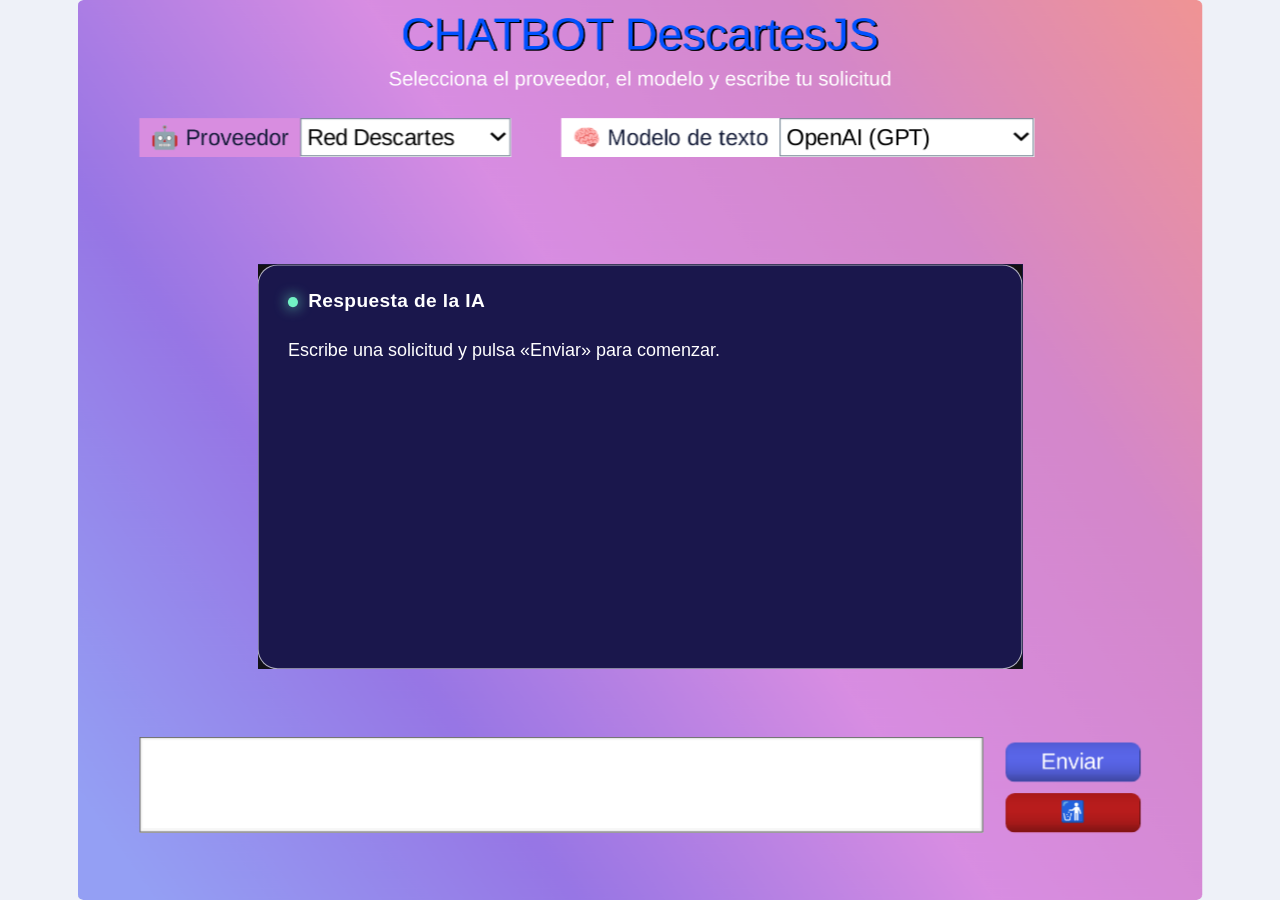
<file: Chatbot_Red_Descartes -VF - text/index_previo.html>
<!DOCTYPE html>
<html>
<head>
  <meta http-equiv="content-type" content="text/html; charset=UTF-8">
  <meta name="viewport" content="width=device-width, initial-scale=1.0">
  <title>Chatbot Red Descartes</title>
  <link rel="stylesheet" href="chatbot.css">
  <script src="chatbot.js"></script>
  <script type="text/javascript" src="lib/descartes-min.js" charset="utf-8"></script>
</head>

<body>
  <ajs name="Descartes" code="Descartes" width="1000" height="800">
    <param name="tamaño" value="1000x800">
    <param name="decimal_symbol" value=".">
    <param name="expand" value="fit">
    <param name="nombre" value="">
    <param name="Versión" value="5.5">
    <param name="editable" value="no">
    <param name="Idioma" value="español">
    <param name="Botones" value="créditos=no config=no inicio=no limpiar=no filas_norte=0 filas_sur=0 ancho_este=150 ancho_oeste=150 alto=40 ">
    <param name="E_01" value="tipo='R2' id='E1' ancho='100%' alto='100%' fondo='GradL(1000,0,0,700,stop|0|f09494,stop|0.25|d487ca,stop|0.5|d88de2,stop|0.75|9776e5,stop|1|949ff4)' red='no' red10='no' ejes='no' border_width='3' border_color='GradL(1000,0,0,700,)' border_radius='5' ">
    <param name="E_02" value="tipo='HTMLIFrame' id='Respuesta' x='160' y='235' ancho='680' alto='360' archivo='respuesta.html' ">
    <param name="C_01" value="id='provider' tipo='numérico' interfaz='menú' región='interior' espacio='E1' nombre='🤖 Proveedor' expresión='(55,105,330,34)' visible='no' opciones='Red Descartes,Pollinations AI,OpenRouter,DeepSeek' label_color='d88de0' label_text_color='111936' fuente puntos='20' ">
    <param name="C_02" value="id='textModel' tipo='numérico' interfaz='menú' región='interior' espacio='E1' nombre='🧠 Modelo de texto' expresión='(430,105,420,34)' visible='no' opciones='OpenAI (GPT),OpenAI Fast,Gemini Fast,Gemini Search,Mistral,Nova Fast,Perplexity Fast,DeepSeek' dibujar-si='provider=0' label_color='ffffff' label_text_color='111936' fuente puntos='20' ">
    <param name="C_03" value="id='textModel' tipo='numérico' interfaz='menú' región='interior' espacio='E1' nombre='🧠 Modelo de texto' expresión='(430,105,420,34)' visible='no' opciones='GPT-5.4 Nano,openai/gpt-5.6-luna,moonshotai/kimi-k2.6,x-ai/grok-4.3,Mistral Small 3.2,Qwen3 Coder,Gemini Flash Lite' dibujar-si='provider=1' label_color='ffffff' label_text_color='111936' fuente puntos='20' ">
    <param name="C_04" value="id='textModel' tipo='numérico' interfaz='menú' región='interior' espacio='E1' nombre='🧠 Modelo de texto' expresión='(430,105,420,34)' visible='no' opciones='DeepSeek V3,DeepSeek V4 Flash,Gemini 2.5 Flash,GPT 5 Mini,Kimi k2.6,Llama 3.3 70B,Minimax M3,Mistral 4 Small,Qwen 3.5 Flash,GLM 4.7 Flash,Enrutador libre' dibujar-si='provider=2' label_color='ffffff' label_text_color='111936' fuente puntos='20' ">
    <param name="C_05" value="id='textModel' tipo='numérico' interfaz='menú' región='interior' espacio='E1' nombre='🧠 Modelo de texto' expresión='(430,105,420,34)' visible='no' opciones='DeepSeek Chat,DeepSeek Reasoner,DeepSeek Flash,DeepSeek V4 Pro' dibujar-si='provider=3' label_color='ffffff' label_text_color='111936' fuente puntos='20' ">
    <param name="C_06" value="id='apiKey' tipo='numérico' interfaz='campo de texto' solo_texto='sí' región='interior' espacio='E1' expresión='(320,160,500,34)' valor='&squot;&squot;' visible='sí' dibujar-si='provider>0' label_color='ffffff' label_text_color='111936' fuente puntos='16' ">
    <param name="C_07" value="id='clearApiKey' interfaz='botón' tipo='botón' región='interior' espacio='E1' nombre='🚮' expresión='(835,160,55,34)' color='ffffff' color-int='b91c1c' fuente puntos='18' acción='calcular' parámetro='apiKey=&squot; &squot;' dibujar-si='provider>0' extra_style='overColor=991b1b|borderRadius=8' ">
    <param name="C_08" value="id='prompt' tipo='texto' espacio='E1' expresión='(55,655,750,85)' fuente puntos='20' ">
    <param name="C_09" value="id='send' interfaz='botón' tipo='botón' región='interior' espacio='E1' nombre='Enviar' expresión='(825,660,120,35)' color='ffffff' color-int='5965e8' fuente puntos='20' acción='calcular' parámetro='genera()' extra_style='borderRadius=8' ">
    <param name="C_10" value="id='clearPrompt' interfaz='botón' tipo='botón' región='interior' espacio='E1' nombre='🚮' expresión='(825,705,120,35)' color='ffffff' color-int='b91c1c' fuente puntos='18' acción='calcular' parámetro='prompt=&squot; &squot;' extra_style='overColor=991b1b|borderRadius=8' ">
    <param name="A_01" value="id='INICIO' algoritmo='sí' evaluar='una-sola-vez' ">
    <param name="A_02" value="id='CALCULOS' algoritmo='sí' evaluar='siempre' ">
    <param name="A_03" value="id='genera()' algoritmo='sí' expresión='0' hacer='sendPrompt()' tipo='función' ">
    <param name="G_01" value="espacio='E1' tipo='texto' color='0051ff' coord_abs='sí' expresión='(500,30)' texto='CHATBOT DescartesJS' ancho='970' fuente puntos='40' align='a_center' anchor='a_center_center' shadowColor='000000' shadowOffsetX='3' shadowOffsetY='2' ">
    <param name="G_02" value="espacio='E1' tipo='texto' color='ffffff' coord_abs='sí' expresión='(500,70)' texto='Selecciona el proveedor, el modelo y escribe tu solicitud' ancho='800' align='a_center' anchor='a_center_center' ">
    <param name="G_03" value="espacio='E1' tipo='texto' color='ffaf00' dibujar-si='provider>0' coord_abs='sí' expresión='(180,160)' texto='🔑 API Key' ancho='1' negrita='sí' fuente puntos='22' align='a_left' anchor='a_top_left' shadowColor='000000' shadowOffsetX='3' shadowOffsetY='2' ">
  </ajs>
  <main class="app-shell">
    <section class="scene-shell" aria-label="Escena de Descartes"></section>
  </main>



</body>
</html>
</file>
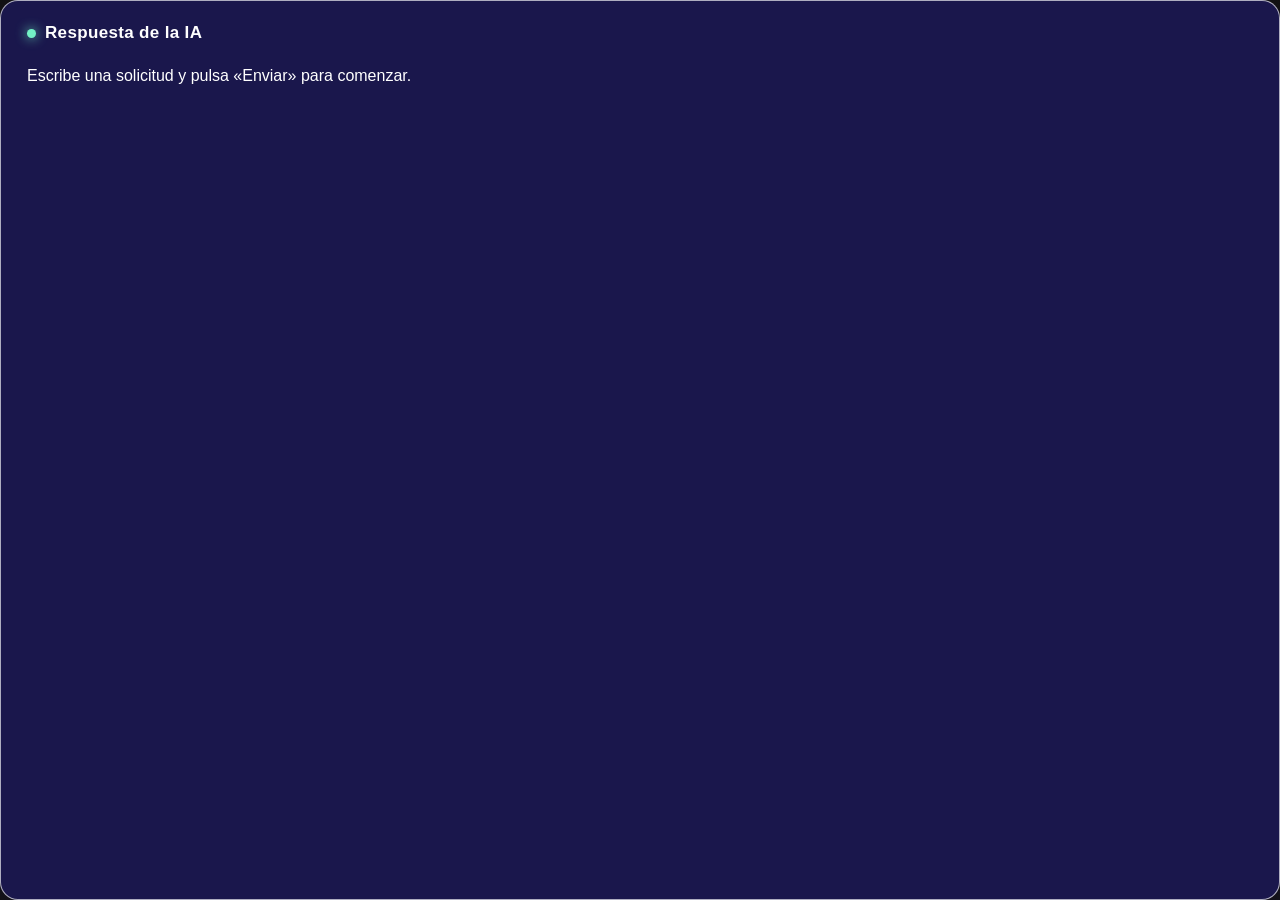
<file: Chatbot_Red_Descartes -VF - text/respuesta.html>
<!DOCTYPE html>
<html lang="es">
<head>
  <meta charset="UTF-8">
  <meta name="viewport" content="width=device-width, initial-scale=1.0">
  <style>
    :root { color-scheme: dark; }
    * { box-sizing: border-box; }
    html, body { width: 100%; height: 100%; margin: 0; }
    body { padding: 0; color: #fff; font-family: 'Segoe UI', Arial, sans-serif; background: transparent; }
    .response-card { width: 100%; height: 100%; padding: 22px 26px; overflow: hidden; border: 1px solid rgba(255,255,255,.65); border-radius: 18px; background: rgba(28, 24, 82, .92); box-shadow: 0 15px 35px rgba(32, 20, 80, .25); }
    .response-heading { display: flex; align-items: center; gap: 9px; font-size: 17px; font-weight: 600; letter-spacing: .02em; }
    .response-dot { width: 9px; height: 9px; flex: 0 0 auto; border-radius: 50%; background: #73f2c5; box-shadow: 0 0 12px #73f2c5; }
    #response-text { height: calc(100% - 48px); margin: 20px 0 0; overflow: auto; white-space: pre-wrap; font-size: 16px; line-height: 1.65; }
  </style>
</head>
<body>
  <section class="response-card" aria-live="polite">
    <div class="response-heading"><span class="response-dot"></span><span>Respuesta de la IA</span></div>
    <div id="response-text">Escribe una solicitud y pulsa «Enviar» para comenzar.</div>
  </section>
  <script>
    function notifyReady() {
      window.parent.postMessage({ type: 'descartes-response-ready' }, '*');
    }
    window.addEventListener('message', event => {
      if (event.data?.type === 'descartes-response') {
        document.getElementById('response-text').textContent = String(event.data.text || '');
      }
      if (event.data?.type === 'set' && event.data.name === 'response') {
        document.getElementById('response-text').textContent = String(event.data.value || '');
      }
    });
    window.addEventListener('load', notifyReady);
    notifyReady();
  </script>
</body>
</html>
</file>
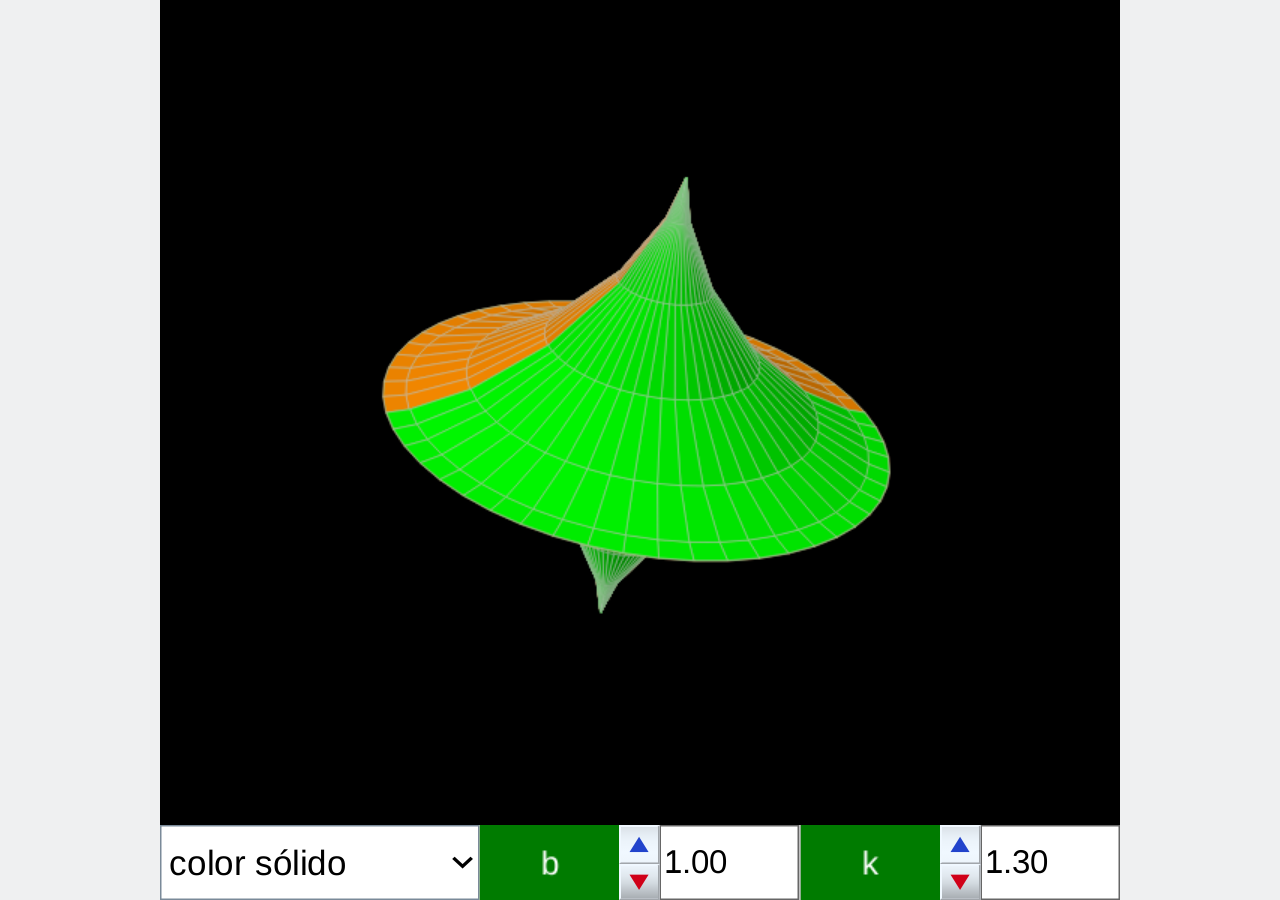
<file: superficies/astroide.html>
<!DOCTYPE html>
<html>
<head>
  <meta http-equiv="content-type" content="text/html; charset=UTF-8">
  <title>TITULO</title>
  <script type="text/javascript" src="lib/descartes-min.js" charset="utf-8"></script>
</head>

<body style="padding:0; margin:0; background:#eff0f1;">
  <ajs name="Descartes" code="Descartes" width="640" height="600">
    <param name="tamaño" value="640x600">
    <param name="decimal_symbol" value=".">
    <param name="expand" value="fit">
    <param name="nombre" value="superficie_almohada">
    <param name="Versión" value="5.5">
    <param name="editable" value="sí">
    <param name="Idioma" value="español">
    <param name="Botones" value="créditos=no config=no inicio=no limpiar=no filas_norte=0 filas_sur=0 ancho_este=150 ancho_oeste=150 alto=50 ">
    <param name="E_01" value="tipo='R2' id='E2' ancho='100%' alto='100%' fondo='000000' red='no' red10='no' ejes='no' ">
    <param name="E_02" value="tipo='R3' R3='sí' id='E1' ancho='100%' alto='100%' escala='130' fondo='ff000000' ">
    <param name="C_01" value="id='ver' tipo='numérico' interfaz='menú' región='sur' espacio='E1' expresión='(0,0)' valor='1' visible='no' opciones='color sólido[1],color transparente[2],modelo alambre[3]' ">
    <param name="C_02" value="id='b' tipo='numérico' interfaz='pulsador' región='sur' espacio='E1' nombre='b' expresión='(0,0,150,40)' valor='1' min='0' max='1' visible='sí' label_color='007b00' label_text_color='ffffff' fuente puntos='22' ">
    <param name="C_03" value="id='k' tipo='numérico' interfaz='pulsador' región='sur' espacio='E1' nombre='k' expresión='(0,0,150,40)' valor='1.3' min='0' visible='sí' label_color='007b00' label_text_color='ffffff' fuente puntos='22' ">
    <param name="A_01" value="id='INICIO' algoritmo='sí' evaluar='una-sola-vez' hacer='pi=3.14159;E1.rot.z=90;;' ">
    <param name="A_02" value="id='CALCULOS' algoritmo='sí' evaluar='siempre' ">
    <param name="A_03" value="id='k' expresión='0.5*(tipo=1)+9/11*(tipo=2)' tipo='variable' ">
    <param name="G_01" value="espacio='E1' tipo='texto' color='(.99*(b),.99*(b),.99*(b),00)' coord_abs='no' expresión='(0,-5)' texto='Astroide de revolución' ancho='1' fuente puntos='35' align='a_left' anchor='a_center_center' ">
    <param name="S_01" value="espacio='E1' tipo='superficie' color='ff8e00' color_reverso='00ff00' dibujar-si='ver=1' expresión='U=b*pi*u;V=2*pi*v;x=k*(cos(V))^3*cos(U);y=k*(cos(V))^3*sen(U);z=k*(sen(V))^3' rotfin='(30,0,20)' aristas='70c0c0c0' modelo='luz' Nu='26' Nv='26' ">
    <param name="S_02" value="espacio='E1' tipo='superficie' color='7cff8e00' color_reverso='7b00ff00' dibujar-si='ver=2' expresión='U=b*pi*u;V=2*pi*v;x=k*(cos(V))^3*cos(U);y=k*(cos(V))^3*sen(U);z=k*(sen(V))^3' rotfin='(30,0,20)' modelo='metal' Nu='32' Nv='32' ">
    <param name="S_03" value="espacio='E1' tipo='superficie' color='eeffaa' color_reverso='eeffaa' dibujar-si='ver=3' expresión='U=b*pi*u;V=2*pi*v;x=k*(cos(V))^3*cos(U);y=k*(cos(V))^3*sen(U);z=k*(sen(V))^3' rotfin='(30,0,20)' modelo='alambre' Nu='32' Nv='32' ">
  </ajs>



</body>
</html>
</file>
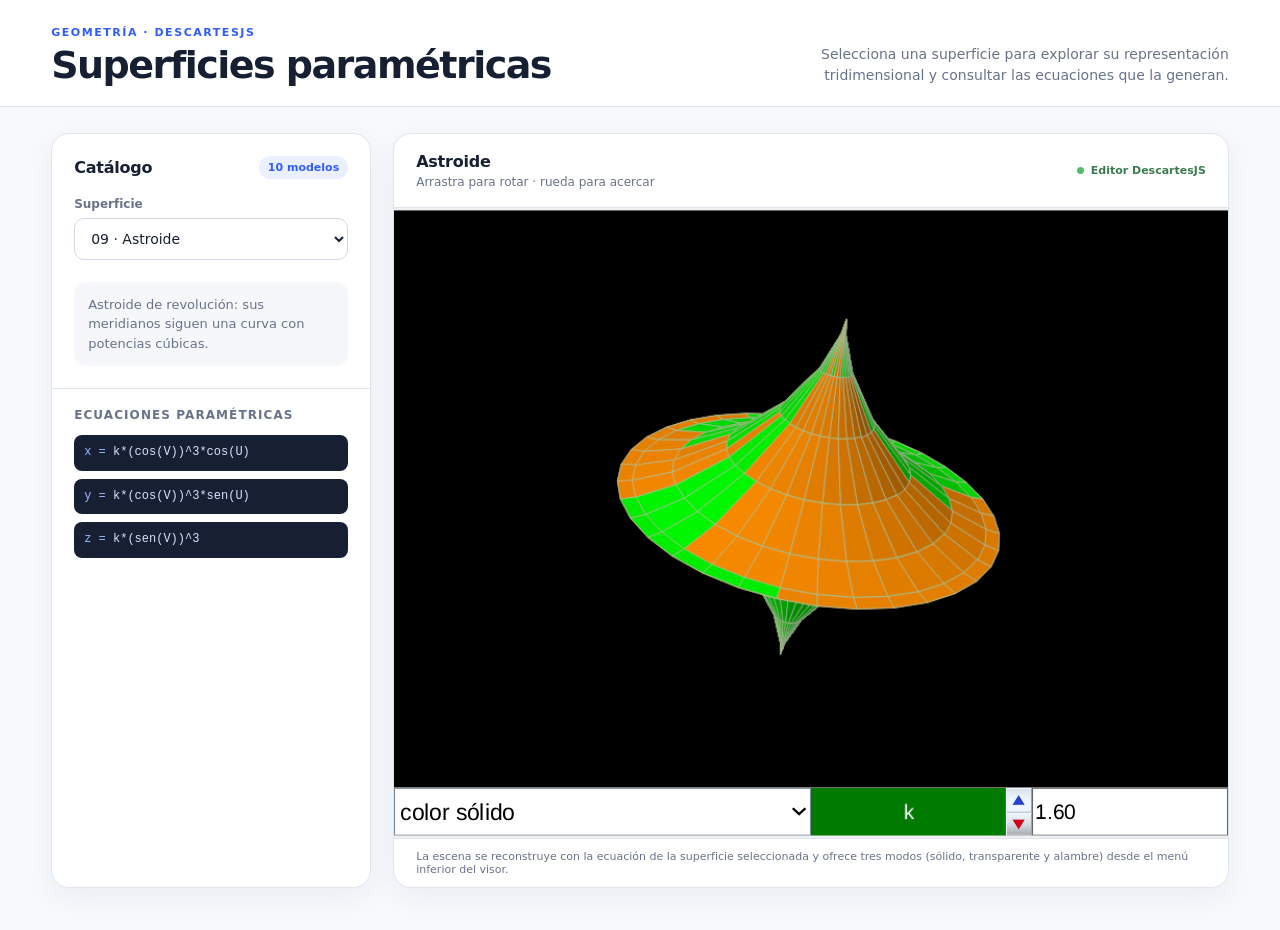
<file: superficies/index0.html>
<!doctype html>
<html lang="es">
<head>
  <meta charset="utf-8">
  <meta name="viewport" content="width=device-width, initial-scale=1">
  <title>Laboratorio de superficies paramétricas</title>
  <style>
    :root { --ink:#172033; --muted:#68738a; --line:#dfe5ef; --paper:#f7f9fc; --blue:#315efb; --blue-soft:#eaf0ff; }
    * { box-sizing:border-box; }
    html, body { height:100%; margin:0; }
    body { font-family: Inter, ui-sans-serif, system-ui, -apple-system, "Segoe UI", sans-serif; color:var(--ink); background:var(--paper); }
    .app { min-height:100%; display:grid; grid-template-rows:auto 1fr; }
    header { padding:26px clamp(20px, 4vw, 56px) 20px; display:flex; align-items:flex-end; justify-content:space-between; gap:24px; background:#fff; border-bottom:1px solid var(--line); }
    .eyebrow { margin:0 0 7px; text-transform:uppercase; letter-spacing:.14em; font-size:11px; font-weight:800; color:var(--blue); }
    h1 { margin:0; font-size:clamp(24px, 3vw, 38px); letter-spacing:-.04em; line-height:1.05; }
    .intro { max-width:480px; margin:0; color:var(--muted); font-size:14px; line-height:1.5; text-align:right; }
    main { width:min(1480px, 100%); margin:auto; padding:26px clamp(16px, 4vw, 56px) 42px; display:grid; grid-template-columns:minmax(250px, 320px) minmax(0, 1fr); gap:22px; }
    .panel { background:#fff; border:1px solid var(--line); border-radius:18px; box-shadow:0 9px 30px rgba(40,58,92,.06); overflow:hidden; }
    .controls { padding:22px; }
    .panel-title { display:flex; justify-content:space-between; align-items:center; margin-bottom:18px; }
    h2 { margin:0; font-size:16px; letter-spacing:-.015em; }
    .count { color:var(--blue); background:var(--blue-soft); border-radius:999px; padding:5px 9px; font-size:11px; font-weight:800; }
    label { display:block; color:var(--muted); font-size:12px; font-weight:700; margin-bottom:7px; }
    select { width:100%; border:1px solid #cfd7e5; border-radius:10px; padding:11px 12px; color:var(--ink); background:#fff; font:inherit; font-size:14px; outline:none; }
    select:focus { border-color:var(--blue); box-shadow:0 0 0 3px var(--blue-soft); }
    .description { min-height:72px; margin:22px 0 0; padding:13px 14px; border-radius:12px; background:#f5f7fb; color:var(--muted); font-size:13px; line-height:1.5; }
    .equations { border-top:1px solid var(--line); margin:22px -22px 0; padding:19px 22px 0; }
    .equations h3 { margin:0 0 13px; font-size:12px; text-transform:uppercase; letter-spacing:.09em; color:var(--muted); }
    .formula { margin:8px 0; padding:9px 10px; overflow:auto; border-radius:8px; background:#172033; color:#d9e2ff; font:12px/1.45 ui-monospace, SFMono-Regular, Consolas, monospace; white-space:nowrap; }
    .formula b { color:#9fb5ff; font-weight:500; }
    .viewer { min-width:0; display:flex; flex-direction:column; }
    .viewer-head { padding:18px 22px; display:flex; justify-content:space-between; align-items:center; gap:16px; border-bottom:1px solid var(--line); }
    .viewer-head p { margin:4px 0 0; color:var(--muted); font-size:12px; }
    .status { display:flex; align-items:center; gap:7px; color:#3c7b50; font-size:11px; font-weight:700; white-space:nowrap; }
    .dot { width:7px; height:7px; border-radius:50%; background:#52bb70; }
    iframe { display:block; width:100%; height:min(70vh, 650px); min-height:440px; border:0; background:#eff0f1; }
    .hint { margin:0; padding:11px 22px; color:var(--muted); font-size:11px; border-top:1px solid var(--line); }
    @media (max-width: 780px) { header { display:block; } .intro { margin-top:12px; text-align:left; } main { grid-template-columns:1fr; } iframe { min-height:420px; } }
  </style>
</head>
<body>
  <div class="app">
    <header>
      <div><p class="eyebrow">Geometría · DescartesJS</p><h1>Superficies paramétricas</h1></div>
      <p class="intro">Selecciona una superficie para explorar su representación tridimensional y consultar las ecuaciones que la generan.</p>
    </header>
    <main>
      <aside class="panel controls">
        <div class="panel-title"><h2>Catálogo</h2><span class="count">10 modelos</span></div>
        <label for="surfaceSelect">Superficie</label>
        <select id="surfaceSelect" aria-label="Seleccionar superficie"></select>
        <p id="description" class="description"></p>
        <section class="equations" aria-live="polite">
          <h3>Ecuaciones paramétricas</h3>
          <div id="equationX" class="formula"></div>
          <div id="equationY" class="formula"></div>
          <div id="equationZ" class="formula"></div>
        </section>
      </aside>
      <section class="panel viewer">
        <div class="viewer-head"><div><h2 id="viewerTitle">Representación 3D</h2><p>Arrastra para rotar · rueda para acercar</p></div><div class="status"><span class="dot"></span>Editor DescartesJS</div></div>
        <iframe id="descartesFrame" title="Representación tridimensional de la superficie"></iframe>
        <p class="hint">La escena se reconstruye con la ecuación de la superficie seleccionada y ofrece tres modos (sólido, transparente y alambre) desde el menú inferior del visor.</p>
      </section>
    </main>
  </div>
  <script>
    // Ruta de la librería (igual que en astroide.html). Si tu descartes-min.js
    // está junto a index.html, cambia a 'descartes-min.js'.
    const DESCARTES_LIB = 'lib/descartes-min.js';

    const surfaces = [
      { name:'Esfera', description:'La superficie cerrada más simétrica: todos sus puntos están a la misma distancia del centro.', domain:'U=2*pi*u; V=pi*(v-0.5)', x:'r*cos(V)*cos(U)', y:'r*cos(V)*sen(U)', z:'r*sen(V)', params:"r='1.8'", rot:'(25,0,25)', scale:'105' },
      { name:'Toro', description:'Una circunferencia que gira alrededor de un eje exterior a ella, formando una superficie con agujero.', domain:'U=2*a*pi*u;V=2*b*pi*v', x:'(R+r*cos(V))*cos(U)', y:'(R+r*cos(V))*sen(U)', z:'r*sen(V)', params:"a='1' b='1' R='2.2' r='0.75'", rot:'(25,0,25)', scale:'90' },
      { name:'Cilindro', description:'Superficie lateral de radio constante, parametrizada alrededor del eje vertical.', domain:'U=2*pi*u; V=2*v-1', x:'r*cos(U)', y:'r*sen(U)', z:'h*V', params:"r='1.5' h='2.8'", rot:'(25,0,25)', scale:'100' },
      { name:'Cono', description:'Superficie de revolución cuyo radio crece linealmente desde el vértice hasta la base.', domain:'U=2*pi*u; V=v', x:'h*V*cos(U)', y:'h*V*sen(U)', z:'h*(V-0.5)', params:"h='2.5'", rot:'(25,0,25)', scale:'100' },
      { name:'Paraboloide hiperbólico', description:'Superficie de doble curvatura, conocida como silla de montar.', domain:'U=0', x:'2*u-1', y:'t*v-1', z:'x^2-y^2', params:"t='2'", rot:'(25,0,25)', scale:'95' },
      { name:'Hiperboloide', description:'Superficie de una hoja con cintura mínima en el centro y expansión hacia sus extremos.', domain:'U=2*pi*u; V=2*v-1', x:'a*sqrt(1+V^2)*cos(U)', y:'a*sqrt(1+V^2)*sen(U)', z:'a*V', params:"a='1.2'", rot:'(25,0,25)', scale:'90' },
      { name:'Helicoide', description:'Superficie reglada que se obtiene al desplazar una recta mientras gira alrededor de un eje.', domain:'U=4*pi*(u-0.5); V=3*(v-0.5)', x:'V*cos(U)', y:'V*sen(U)', z:'U', params:'', rot:'(25,0,25)', scale:'75' },
      { name:'Piriforme', description:'Superficie con forma de pera generada al rotar una curva alrededor de su eje.', domain:'U=2*pi*u; V=2*pi*v', x:'a*(1+sen(U))', y:'b*(1+sen(U))*cos(U)*cos(V)', z:'b*(1+sen(U))*cos(U)*sen(V)', params:"a='1.2' b='1.2'", rot:'(0,90,0)', scale:'95' },
      { name:'Astroide', description:'Astroide de revolución: sus meridianos siguen una curva con potencias cúbicas.', domain:'U=2*pi*u;V=2*pi*v', x:'k*(cos(V))^3*cos(U)', y:'k*(cos(V))^3*sen(U)', z:'k*(sen(V))^3', params:"k='1.6'", rot:'(30,0,20)', scale:'115' },
      { name:'Silla de mono', description:'Superficie algebraica con tres pliegues, una extensión de la clásica silla de montar.', domain:'U=0', x:'2*u-1', y:'t*v-1', z:'x^3-3*x*y^2', params:"t='2'", rot:'(25,0,25)', scale:'105' }
    ];

    const select = document.getElementById('surfaceSelect');
    const frame = document.getElementById('descartesFrame');
    surfaces.forEach((surface, i) => select.add(new Option(`${String(i + 1).padStart(2, '0')}  ·  ${surface.name}`, i)));

    // Escapa texto para usarlo dentro de un atributo HTML entre comillas dobles.
    const esc = v => String(v).replace(/&/g,'&amp;').replace(/</g,'&lt;').replace(/>/g,'&gt;').replace(/"/g,'&quot;');
    // Genera <param name="..." value="..."> con las comillas siempre cerradas.
    const param = (name, value) => `<param name="${name}" value="${esc(value)}">`;

    // Convierte "a='1' b='1' R='2.2'" en [{id:'a', valor:'1'}, ...]
    function parseParams(str) {
      const out = [], re = /(\w+)='([^']*)'/g;
      let m; while ((m = re.exec(str || ''))) out.push({ id: m[1], valor: m[2] });
      return out;
    }

    function scene(surface, mode) {
      const expr = `${surface.domain};x=${surface.x};y=${surface.y};z=${surface.z}`;
      const common = `espacio='E1' tipo='superficie' expresión='${expr}' rotfin='${surface.rot}'`;

      // Cada constante usada en la superficie se declara como control numérico
      // (pulsador), apilados en la esquina del espacio 3D.
      const controls = parseParams(surface.params).map((p, i) => param(`C_${String(i + 2).padStart(2, '0')}`,
        `id='${p.id}' tipo='numérico' interfaz='pulsador' región='sur' espacio='E1' nombre='${p.id}' ` +
        `expresión='(0,${i * 44},150,40)' valor='${p.valor}' visible='sí' ` +
        `label_color='007b00' label_text_color='ffffff' fuente puntos='20'`));

      const parts = [
        param('tamaño', '800x600'),
        param('decimal_symbol', '.'),
        param('expand', 'fit'),
        param('nombre', surface.name),
        param('Versión', '5.5'),
        param('editable', 'sí'),
        param('Idioma', 'español'),
        param('Botones', 'créditos=no config=no inicio=no limpiar=no filas_norte=0 filas_sur=0 ancho_este=140 ancho_oeste=140 alto=46'),
        param('E_01', "tipo='R2' id='E2' ancho='100%' alto='100%' fondo='000000' red='no' red10='no' ejes='no'"),
        param('E_02', `tipo='R3' R3='sí' id='E1' ancho='100%' alto='100%' escala='${surface.scale}' fondo='ff000000'`),
        param('C_01', `id='ver' tipo='numérico' interfaz='menú' región='sur' espacio='E1' expresión='(0,0)' valor='${mode}' visible='no' opciones='color sólido[1],color transparente[2],modelo alambre[3]'`),
        ...controls,
        param('A_01', "id='INICIO' algoritmo='sí' evaluar='una-sola-vez' hacer='pi=3.14159;E1.rot.z=90;;'"),
        param('A_02', "id='CALCULOS' algoritmo='sí' evaluar='siempre'"),
        param('G_01', `espacio='E1' tipo='texto' color='ffffff' coord_abs='no' expresión='(0,-4)' texto='${surface.name}' ancho='1' fuente puntos='28' align='a_left' anchor='a_center_center'`),
        param('S_01', `${common} color='ff8e00' color_reverso='00ff00' dibujar-si='ver=1' aristas='70c0c0c0' modelo='luz' Nu='34' Nv='28'`),
        param('S_02', `${common} color='7cff8e00' color_reverso='7b00ff00' dibujar-si='ver=2' modelo='metal' Nu='34' Nv='28'`),
        param('S_03', `${common} color='eeffaa' color_reverso='eeffaa' dibujar-si='ver=3' modelo='alambre' Nu='34' Nv='34'`)
      ];

      return `<!doctype html><html><head><meta charset="utf-8">` +
        `<script src="${DESCARTES_LIB}"><\/script></head>` +
        `<body style="padding:0;margin:0;background:#eff0f1">` +
        `<ajs name="Descartes" code="Descartes" width="800" height="600">${parts.join('')}</ajs></body></html>`;
    }

    function update() {
      const surface = surfaces[Number(select.value)];
      document.getElementById('description').textContent = surface.description;
      document.getElementById('viewerTitle').textContent = surface.name;
      document.getElementById('equationX').innerHTML = `<b>x =</b> ${esc(surface.x)}`;
      document.getElementById('equationY').innerHTML = `<b>y =</b> ${esc(surface.y)}`;
      document.getElementById('equationZ').innerHTML = `<b>z =</b> ${esc(surface.z)}`;
      // La escena se inyecta como srcdoc (antes se apuntaba a viewer.html, que no existe).
      frame.srcdoc = scene(surface, 1);
    }
    select.addEventListener('change', update);
    select.value = 8; update();
  </script>
</body>
</html>
</file>
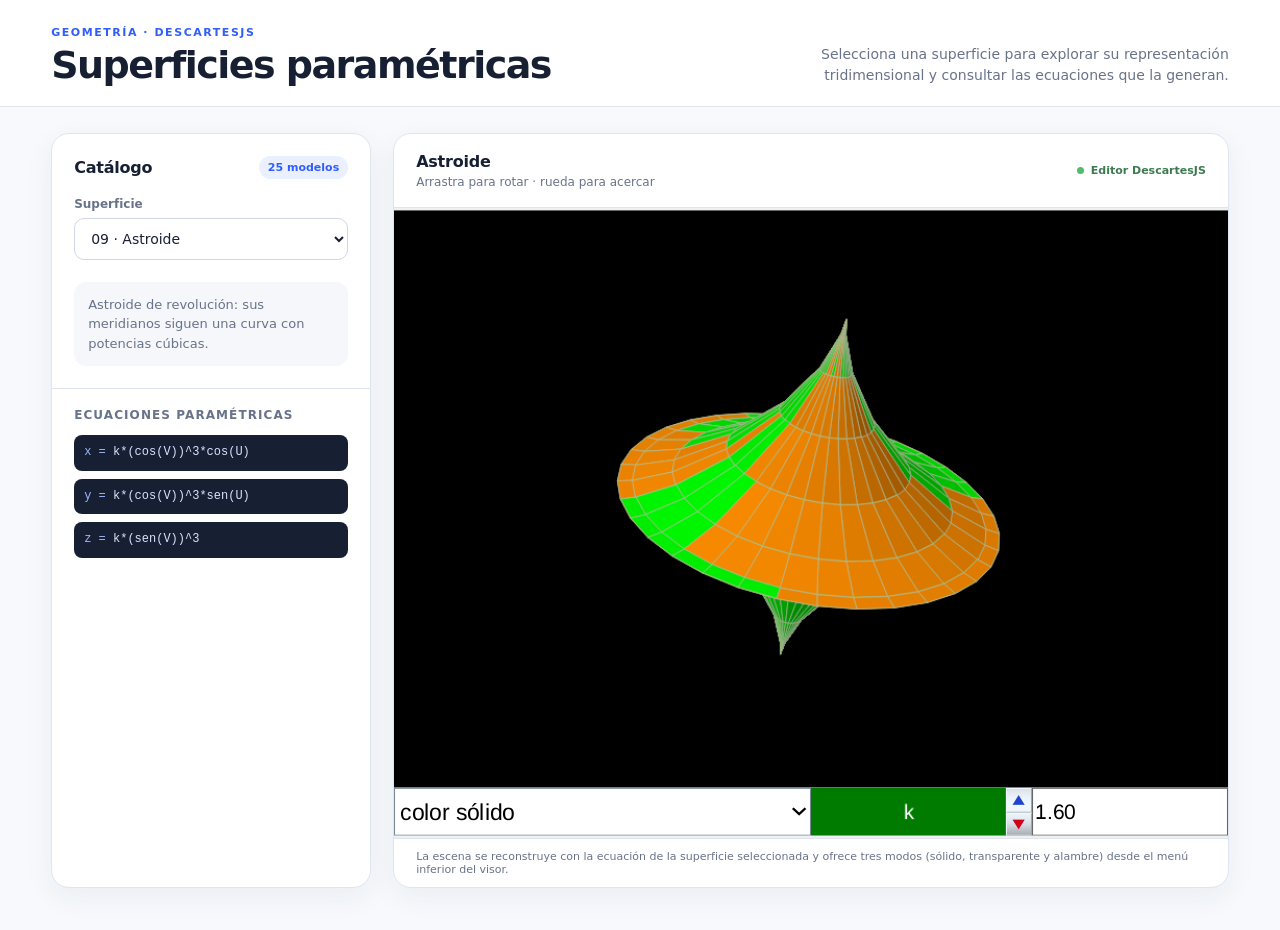
<file: superficies/index1.html>
<!doctype html>
<html lang="es">
<head>
  <meta charset="utf-8">
  <meta name="viewport" content="width=device-width, initial-scale=1">
  <title>Laboratorio de superficies paramétricas</title>
  <style>
    :root { --ink:#172033; --muted:#68738a; --line:#dfe5ef; --paper:#f7f9fc; --blue:#315efb; --blue-soft:#eaf0ff; }
    * { box-sizing:border-box; }
    html, body { height:100%; margin:0; }
    body { font-family: Inter, ui-sans-serif, system-ui, -apple-system, "Segoe UI", sans-serif; color:var(--ink); background:var(--paper); }
    .app { min-height:100%; display:grid; grid-template-rows:auto 1fr; }
    header { padding:26px clamp(20px, 4vw, 56px) 20px; display:flex; align-items:flex-end; justify-content:space-between; gap:24px; background:#fff; border-bottom:1px solid var(--line); }
    .eyebrow { margin:0 0 7px; text-transform:uppercase; letter-spacing:.14em; font-size:11px; font-weight:800; color:var(--blue); }
    h1 { margin:0; font-size:clamp(24px, 3vw, 38px); letter-spacing:-.04em; line-height:1.05; }
    .intro { max-width:480px; margin:0; color:var(--muted); font-size:14px; line-height:1.5; text-align:right; }
    main { width:min(1480px, 100%); margin:auto; padding:26px clamp(16px, 4vw, 56px) 42px; display:grid; grid-template-columns:minmax(250px, 320px) minmax(0, 1fr); gap:22px; }
    .panel { background:#fff; border:1px solid var(--line); border-radius:18px; box-shadow:0 9px 30px rgba(40,58,92,.06); overflow:hidden; }
    .controls { padding:22px; }
    .panel-title { display:flex; justify-content:space-between; align-items:center; margin-bottom:18px; }
    h2 { margin:0; font-size:16px; letter-spacing:-.015em; }
    .count { color:var(--blue); background:var(--blue-soft); border-radius:999px; padding:5px 9px; font-size:11px; font-weight:800; }
    label { display:block; color:var(--muted); font-size:12px; font-weight:700; margin-bottom:7px; }
    select { width:100%; border:1px solid #cfd7e5; border-radius:10px; padding:11px 12px; color:var(--ink); background:#fff; font:inherit; font-size:14px; outline:none; }
    select:focus { border-color:var(--blue); box-shadow:0 0 0 3px var(--blue-soft); }
    .description { min-height:72px; margin:22px 0 0; padding:13px 14px; border-radius:12px; background:#f5f7fb; color:var(--muted); font-size:13px; line-height:1.5; }
    .equations { border-top:1px solid var(--line); margin:22px -22px 0; padding:19px 22px 0; }
    .equations h3 { margin:0 0 13px; font-size:12px; text-transform:uppercase; letter-spacing:.09em; color:var(--muted); }
    .formula { margin:8px 0; padding:9px 10px; overflow:auto; border-radius:8px; background:#172033; color:#d9e2ff; font:12px/1.45 ui-monospace, SFMono-Regular, Consolas, monospace; white-space:nowrap; }
    .formula b { color:#9fb5ff; font-weight:500; }
    .viewer { min-width:0; display:flex; flex-direction:column; }
    .viewer-head { padding:18px 22px; display:flex; justify-content:space-between; align-items:center; gap:16px; border-bottom:1px solid var(--line); }
    .viewer-head p { margin:4px 0 0; color:var(--muted); font-size:12px; }
    .status { display:flex; align-items:center; gap:7px; color:#3c7b50; font-size:11px; font-weight:700; white-space:nowrap; }
    .dot { width:7px; height:7px; border-radius:50%; background:#52bb70; }
    iframe { display:block; width:100%; height:min(70vh, 650px); min-height:440px; border:0; background:#eff0f1; }
    .hint { margin:0; padding:11px 22px; color:var(--muted); font-size:11px; border-top:1px solid var(--line); }
    @media (max-width: 780px) { header { display:block; } .intro { margin-top:12px; text-align:left; } main { grid-template-columns:1fr; } iframe { min-height:420px; } }
  </style>
</head>
<body>
  <div class="app">
    <header>
      <div><p class="eyebrow">Geometría · DescartesJS</p><h1>Superficies paramétricas</h1></div>
      <p class="intro">Selecciona una superficie para explorar su representación tridimensional y consultar las ecuaciones que la generan.</p>
    </header>
    <main>
      <aside class="panel controls">
        <div class="panel-title"><h2>Catálogo</h2><span class="count" id="count"></span></div>
        <label for="surfaceSelect">Superficie</label>
        <select id="surfaceSelect" aria-label="Seleccionar superficie"></select>
        <p id="description" class="description"></p>
        <section class="equations" aria-live="polite">
          <h3>Ecuaciones paramétricas</h3>
          <div id="equationX" class="formula"></div>
          <div id="equationY" class="formula"></div>
          <div id="equationZ" class="formula"></div>
        </section>
      </aside>
      <section class="panel viewer">
        <div class="viewer-head"><div><h2 id="viewerTitle">Representación 3D</h2><p>Arrastra para rotar · rueda para acercar</p></div><div class="status"><span class="dot"></span>Editor DescartesJS</div></div>
        <iframe id="descartesFrame" title="Representación tridimensional de la superficie"></iframe>
        <p class="hint">La escena se reconstruye con la ecuación de la superficie seleccionada y ofrece tres modos (sólido, transparente y alambre) desde el menú inferior del visor.</p>
      </section>
    </main>
  </div>
  <script>
    // Ruta de la librería (igual que en astroide.html). Si tu descartes-min.js
    // está junto a index.html, cambia a 'descartes-min.js'.
    const DESCARTES_LIB = 'lib/descartes-min.js';

    const surfaces = [
      { name:'Esfera', description:'La superficie cerrada más simétrica: todos sus puntos están a la misma distancia del centro.', domain:'U=2*pi*u; V=pi*(v-0.5)', x:'r*cos(V)*cos(U)', y:'r*cos(V)*sen(U)', z:'r*sen(V)', params:"r='1.8'", rot:'(25,0,25)', scale:'105' },
      { name:'Toro', description:'Una circunferencia que gira alrededor de un eje exterior a ella, formando una superficie con agujero.', domain:'U=2*a*pi*u;V=2*b*pi*v', x:'(R+r*cos(V))*cos(U)', y:'(R+r*cos(V))*sen(U)', z:'r*sen(V)', params:"a='1' b='1' R='2.2' r='0.75'", rot:'(25,0,25)', scale:'90' },
      { name:'Cilindro', description:'Superficie lateral de radio constante, parametrizada alrededor del eje vertical.', domain:'U=2*pi*u; V=2*v-1', x:'r*cos(U)', y:'r*sen(U)', z:'h*V', params:"r='1.5' h='2.8'", rot:'(25,0,25)', scale:'100' },
      { name:'Cono', description:'Superficie de revolución cuyo radio crece linealmente desde el vértice hasta la base.', domain:'U=2*pi*u; V=v', x:'h*V*cos(U)', y:'h*V*sen(U)', z:'h*(V-0.5)', params:"h='2.5'", rot:'(25,0,25)', scale:'100' },
      { name:'Paraboloide hiperbólico', description:'Superficie de doble curvatura, conocida como silla de montar.', domain:'U=0', x:'2*u-1', y:'t*v-1', z:'x^2-y^2', params:"t='2'", rot:'(25,0,25)', scale:'95' },
      { name:'Hiperboloide', description:'Superficie de una hoja con cintura mínima en el centro y expansión hacia sus extremos.', domain:'U=2*pi*u; V=2*v-1', x:'a*sqrt(1+V^2)*cos(U)', y:'a*sqrt(1+V^2)*sen(U)', z:'a*V', params:"a='1.2'", rot:'(25,0,25)', scale:'90' },
      { name:'Helicoide', description:'Superficie reglada que se obtiene al desplazar una recta mientras gira alrededor de un eje.', domain:'U=4*pi*(u-0.5); V=3*(v-0.5)', x:'V*cos(U)', y:'V*sen(U)', z:'U', params:'', rot:'(25,0,25)', scale:'75' },
      { name:'Piriforme', description:'Superficie con forma de pera generada al rotar una curva alrededor de su eje.', domain:'U=2*pi*u; V=2*pi*v', x:'a*(1+sen(U))', y:'b*(1+sen(U))*cos(U)*cos(V)', z:'b*(1+sen(U))*cos(U)*sen(V)', params:"a='1.2' b='1.2'", rot:'(0,90,0)', scale:'95' },
      { name:'Astroide', description:'Astroide de revolución: sus meridianos siguen una curva con potencias cúbicas.', domain:'U=2*pi*u;V=2*pi*v', x:'k*(cos(V))^3*cos(U)', y:'k*(cos(V))^3*sen(U)', z:'k*(sen(V))^3', params:"k='1.6'", rot:'(30,0,20)', scale:'115' },
      { name:'Silla de mono', description:'Superficie algebraica con tres pliegues, una extensión de la clásica silla de montar.', domain:'U=0', x:'2*u-1', y:'t*v-1', z:'x^3-3*x*y^2', params:"t='2'", rot:'(25,0,25)', scale:'105' },
      { name:'Elipsoide', description:'Esfera deformada con tres semiejes distintos: a, b y c controlan su extensión en cada dirección.', domain:'U=2*pi*u; V=pi*(v-0.5)', x:'a*cos(V)*cos(U)', y:'b*cos(V)*sen(U)', z:'c*sen(V)', params:"a='2.2' b='1.6' c='1.1'", rot:'(25,0,25)', scale:'95' },
      { name:'Cinta de Möbius', description:'Superficie con una sola cara y un solo borde, obtenida al pegar los extremos de una banda tras media torsión.', domain:'U=2*pi*u; V=2*v-1', x:'(R+w*V*cos(U/2))*cos(U)', y:'(R+w*V*cos(U/2))*sen(U)', z:'w*V*sen(U/2)', params:"R='2' w='0.9'", rot:'(35,0,20)', scale:'95' },
      { name:'Botella de Klein', description:'Superficie cerrada sin interior ni exterior; esta es su inmersión en forma de ocho en el espacio.', domain:'U=2*pi*u; V=2*pi*v', x:'(R+cos(U/2)*sen(V)-sen(U/2)*sen(2*V))*cos(U)', y:'(R+cos(U/2)*sen(V)-sen(U/2)*sen(2*V))*sen(U)', z:'sen(U/2)*sen(V)+cos(U/2)*sen(2*V)', params:"R='2'", rot:'(35,0,20)', scale:'80' },
      { name:'Catenoide', description:'Superficie mínima generada al girar una catenaria alrededor de su eje; es la forma de una película de jabón entre dos anillos.', domain:'U=2*pi*u; V=3*(v-0.5)', x:'a*(exp(V)+exp(-V))/2*cos(U)', y:'a*(exp(V)+exp(-V))/2*sen(U)', z:'a*V', params:"a='0.6'", rot:'(25,0,25)', scale:'95' },
      { name:'Enneper', description:'Superficie mínima que se autointersecta; tiene curvatura media cero en todos sus puntos.', domain:'U=2.4*(u-0.5); V=2.4*(v-0.5)', x:'U-U^3/3+U*V^2', y:'V-V^3/3+V*U^2', z:'U^2-V^2', params:'', rot:'(25,0,25)', scale:'85' },
      { name:'Superficie de Dini', description:'Superficie de curvatura gaussiana negativa constante, una pseudoesfera retorcida en espiral.', domain:'U=4*pi*u; V=0.05+1.9*v', x:'a*cos(U)*sen(V)', y:'a*sen(U)*sen(V)', z:'a*(cos(V)+log(tan(V/2)))+0.2*U', params:"a='1.2'", rot:'(25,0,25)', scale:'85' },
      { name:'Superficie romana de Steiner', description:'Superficie cuártica con tres rectas dobles que se cruzan en el origen; modelo del plano proyectivo.', domain:'U=pi*(u-0.5); V=2*pi*v', x:'r^2*cos(V)*cos(U)*sen(U)', y:'r^2*sen(V)*cos(U)*sen(U)', z:'r^2*cos(V)*sen(V)*cos(U)^2', params:"r='2.3'", rot:'(25,0,25)', scale:'75' },
      { name:'Concha espiral', description:'Superficie en forma de caracol: un tubo cuyo radio decrece mientras se enrolla en espiral hacia el vértice.', domain:'U=2*pi*u; V=2*pi*v', x:'a*(1-v)*cos(n*V)*(1+cos(U))+c*cos(n*V)', y:'a*(1-v)*sen(n*V)*(1+cos(U))+c*sen(n*V)', z:'b*v+a*(1-v)*sen(U)', params:"a='0.9' b='3' c='0.2' n='2'", rot:'(25,0,25)', scale:'85' },
      { name:'Paraboloide elíptico', description:'Superficie en forma de cuenco cuyas secciones horizontales son elipses y las verticales, parábolas.', domain:'U=2*pi*u; V=v', x:'a*V*cos(U)', y:'b*V*sen(U)', z:'1.6*V^2-0.8', params:"a='1.8' b='1.2'", rot:'(25,0,25)', scale:'100' },
      { name:'Conoide de Plücker', description:'Superficie reglada cuyas rectas parten del eje vertical; ondula n veces alrededor de él.', domain:'U=2*pi*u; V=2*v-1', x:'1.8*V*cos(U)', y:'1.8*V*sen(U)', z:'h*sen(n*U)', params:"h='0.9' n='2'", rot:'(25,0,25)', scale:'100' },
      { name:'Caja de huevos', description:'Superficie ondulada producto de dos senos, con máximos y mínimos alternados como una caja de huevos.', domain:'U=0', x:'6.28*(u-0.5)', y:'6.28*(v-0.5)', z:'h*sen(x)*sen(y)', params:"h='1.2'", rot:'(25,0,25)', scale:'62' },
      { name:'Gota', description:'Superficie de revolución en forma de lágrima, con un vértice puntiagudo en la parte superior.', domain:'U=pi*u; V=2*pi*v', x:'a*sen(U)*sen(U/2)*cos(V)', y:'a*sen(U)*sen(U/2)*sen(V)', z:'a*1.4*(cos(U)-0.2)', params:"a='1.6'", rot:'(25,0,25)', scale:'105' },
      { name:'Paraguas de Whitney', description:'Superficie con un punto singular en el origen y una recta de autointersección: el mango del paraguas.', domain:'U=2*(u-0.5); V=2*(v-0.5)', x:'t*U*V', y:'t*U', z:'t*V^2', params:"t='1.4'", rot:'(25,0,25)', scale:'100' },
      { name:'Superficie de Scherk', description:'Superficie mínima doblemente periódica, con forma de tablero de ajedrez de pasos y valles.', domain:'U=0', x:'2.4*(u-0.5)', y:'2.4*(v-0.5)', z:'log(cos(y)/cos(x))', params:'', rot:'(25,0,25)', scale:'85' },
      { name:'Sombrero mexicano', description:'Superficie de revolución dada por la función sinc: una cima central rodeada por ondas que se amortiguan.', domain:'U=0', x:'12*(u-0.5)', y:'12*(v-0.5)', z:'h*sen(sqrt(x^2+y^2)+0.001)/(sqrt(x^2+y^2)+0.001)', params:"h='2.5'", rot:'(25,0,25)', scale:'38' }
    ];

    const select = document.getElementById('surfaceSelect');
    const frame = document.getElementById('descartesFrame');
    document.getElementById('count').textContent = `${surfaces.length} modelos`;
    surfaces.forEach((surface, i) => select.add(new Option(`${String(i + 1).padStart(2, '0')}  ·  ${surface.name}`, i)));

    // Escapa texto para usarlo dentro de un atributo HTML entre comillas dobles.
    const esc = v => String(v).replace(/&/g,'&amp;').replace(/</g,'&lt;').replace(/>/g,'&gt;').replace(/"/g,'&quot;');
    // Genera <param name="..." value="..."> con las comillas siempre cerradas.
    const param = (name, value) => `<param name="${name}" value="${esc(value)}">`;

    // Convierte "a='1' b='1' R='2.2'" en [{id:'a', valor:'1'}, ...]
    function parseParams(str) {
      const out = [], re = /(\w+)='([^']*)'/g;
      let m; while ((m = re.exec(str || ''))) out.push({ id: m[1], valor: m[2] });
      return out;
    }

    function scene(surface, mode) {
      const expr = `${surface.domain};x=${surface.x};y=${surface.y};z=${surface.z}`;
      const common = `espacio='E1' tipo='superficie' expresión='${expr}' rotfin='${surface.rot}'`;

      // Cada constante usada en la superficie se declara como control numérico
      // (pulsador), apilados en la esquina del espacio 3D.
      const controls = parseParams(surface.params).map((p, i) => param(`C_${String(i + 2).padStart(2, '0')}`,
        `id='${p.id}' tipo='numérico' interfaz='pulsador' región='sur' espacio='E1' nombre='${p.id}' ` +
        `expresión='(0,${i * 44},150,40)' valor='${p.valor}' visible='sí' ` +
        `label_color='007b00' label_text_color='ffffff' fuente puntos='20'`));

      const parts = [
        param('tamaño', '800x600'),
        param('decimal_symbol', '.'),
        param('expand', 'fit'),
        param('nombre', surface.name),
        param('Versión', '5.5'),
        param('editable', 'sí'),
        param('Idioma', 'español'),
        param('Botones', 'créditos=no config=no inicio=no limpiar=no filas_norte=0 filas_sur=0 ancho_este=140 ancho_oeste=140 alto=46'),
        param('E_01', "tipo='R2' id='E2' ancho='100%' alto='100%' fondo='000000' red='no' red10='no' ejes='no'"),
        param('E_02', `tipo='R3' R3='sí' id='E1' ancho='100%' alto='100%' escala='${surface.scale}' fondo='ff000000'`),
        param('C_01', `id='ver' tipo='numérico' interfaz='menú' región='sur' espacio='E1' expresión='(0,0)' valor='${mode}' visible='no' opciones='color sólido[1],color transparente[2],modelo alambre[3]'`),
        ...controls,
        param('A_01', "id='INICIO' algoritmo='sí' evaluar='una-sola-vez' hacer='pi=3.14159;E1.rot.z=90;;'"),
        param('A_02', "id='CALCULOS' algoritmo='sí' evaluar='siempre'"),
        param('G_01', `espacio='E1' tipo='texto' color='ffffff' coord_abs='no' expresión='(0,-4)' texto='${surface.name}' ancho='1' fuente puntos='28' align='a_left' anchor='a_center_center'`),
        param('S_01', `${common} color='ff8e00' color_reverso='00ff00' dibujar-si='ver=1' aristas='70c0c0c0' modelo='luz' Nu='34' Nv='28'`),
        param('S_02', `${common} color='7cff8e00' color_reverso='7b00ff00' dibujar-si='ver=2' modelo='metal' Nu='34' Nv='28'`),
        param('S_03', `${common} color='eeffaa' color_reverso='eeffaa' dibujar-si='ver=3' modelo='alambre' Nu='34' Nv='34'`)
      ];

      return `<!doctype html><html><head><meta charset="utf-8">` +
        `<script src="${DESCARTES_LIB}"><\/script></head>` +
        `<body style="padding:0;margin:0;background:#eff0f1">` +
        `<ajs name="Descartes" code="Descartes" width="800" height="600">${parts.join('')}</ajs></body></html>`;
    }

    function update() {
      const surface = surfaces[Number(select.value)];
      document.getElementById('description').textContent = surface.description;
      document.getElementById('viewerTitle').textContent = surface.name;
      document.getElementById('equationX').innerHTML = `<b>x =</b> ${esc(surface.x)}`;
      document.getElementById('equationY').innerHTML = `<b>y =</b> ${esc(surface.y)}`;
      document.getElementById('equationZ').innerHTML = `<b>z =</b> ${esc(surface.z)}`;
      // La escena se inyecta como srcdoc (antes se apuntaba a viewer.html, que no existe).
      frame.srcdoc = scene(surface, 1);
    }
    select.addEventListener('change', update);
    select.value = 8; update();
  </script>
</body>
</html>
</file>
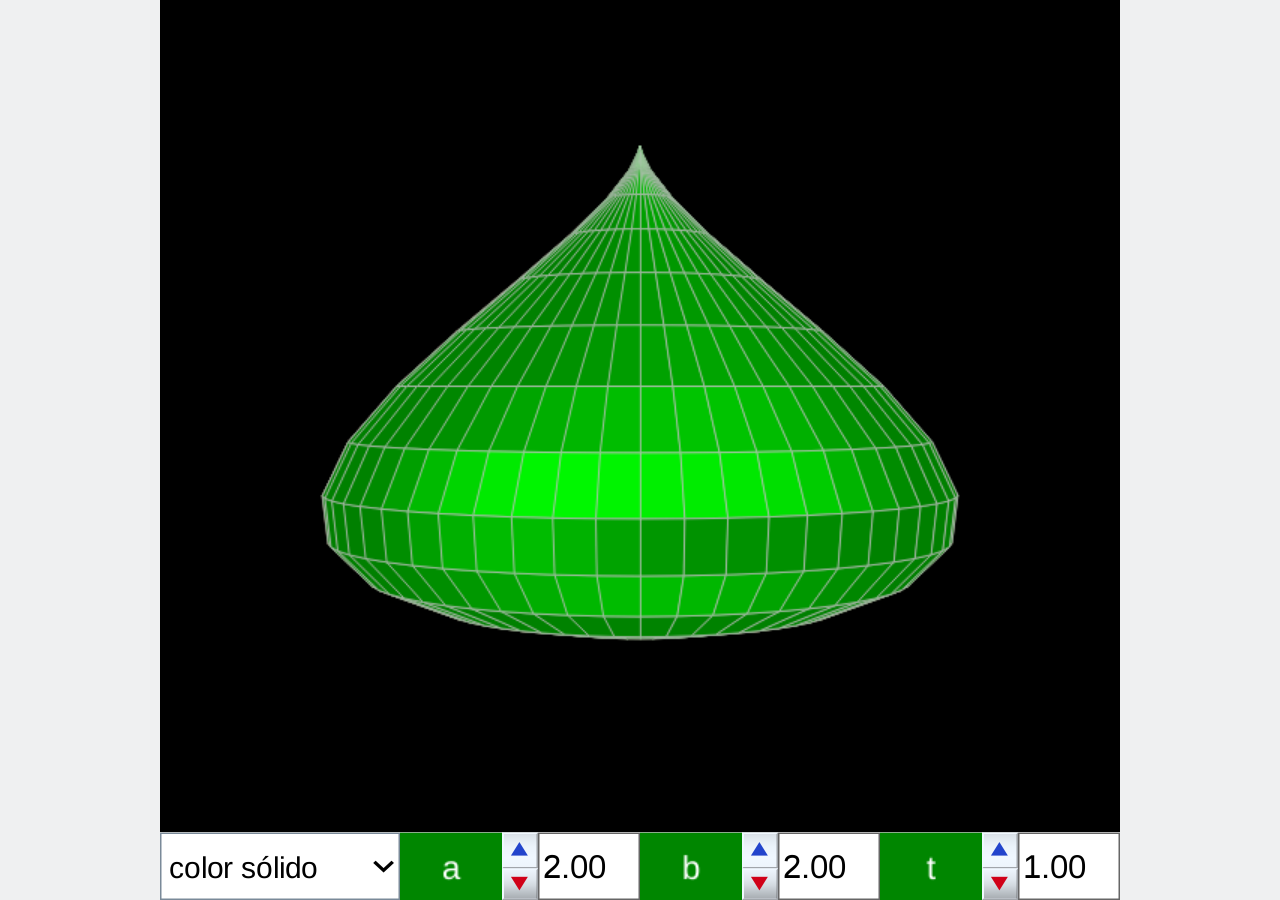
<file: superficies/piriforme.html>
<!DOCTYPE html>
<html>
<head>
  <meta http-equiv="content-type" content="text/html; charset=UTF-8">
  <title>TITULO</title>
  <script type="text/javascript" src="lib/descartes-min.js" charset="utf-8"></script>
</head>

<body style="padding:0; margin:0; background:#eff0f1;">
  <ajs name="Descartes" code="Descartes" width="640" height="600">
    <param name="tamaño" value="640x600">
    <param name="decimal_symbol" value=".">
    <param name="expand" value="fit">
    <param name="nombre" value="superficie_almohada">
    <param name="Versión" value="5.5">
    <param name="editable" value="sí">
    <param name="Idioma" value="español">
    <param name="Botones" value="créditos=no config=no inicio=no limpiar=no filas_norte=0 filas_sur=0 ancho_este=150 ancho_oeste=150 alto=45 ">
    <param name="E_01" value="tipo='R2' id='E2' ancho='100%' alto='100%' O.y='40' fondo='000000' red='no' red10='no' ejes='no' ">
    <param name="E_02" value="tipo='R3' R3='sí' id='E1' ancho='100%' alto='100%' escala='80' O.y='-20' fondo='ff000000' ">
    <param name="C_01" value="id='ver' tipo='numérico' interfaz='menú' región='sur' espacio='E1' expresión='(0,0)' valor='1' decimales='0' visible='no' opciones='color sólido [1], color transparente [2], modelo alambre [3]' fuente puntos='20' ">
    <param name="C_02" value="id='a' tipo='numérico' interfaz='pulsador' región='sur' espacio='E1' nombre='a' expresión='(0,0)' valor='2' visible='sí' label_color='008600' label_text_color='ffffff' fuente puntos='22' ">
    <param name="C_03" value="id='b' tipo='numérico' interfaz='pulsador' región='sur' espacio='E1' nombre='b' expresión='(0,0)' valor='2' visible='sí' label_color='008600' label_text_color='ffffff' fuente puntos='22' ">
    <param name="C_04" value="id='t' tipo='numérico' interfaz='pulsador' región='sur' espacio='E1' nombre='t' expresión='(0,0)' valor='1' incr='0.05' min='0' max='1' visible='sí' label_color='008600' label_text_color='ffffff' fuente puntos='22' ">
    <param name="A_01" value="id='INICIO' algoritmo='sí' evaluar='una-sola-vez' hacer='pi=3.14159' ">
    <param name="A_02" value="id='CALCULOS' algoritmo='sí' evaluar='siempre' ">
    <param name="S_01" value="espacio='E1' tipo='superficie' color='ff6e00' color_reverso='00ff00' dibujar-si='ver=1' expresión='U=2*pi*u V=t*pi*v x=a*(1+sin(U)) y=(b*(1+sin(U))*cos(U)*cos(V) z=(b*(1+sin(U))*cos(U)*sin(V)' rotini='(0,90,0)' posini='(0,0,a)' aristas='32c0c0c0' modelo='metal' Nu='28' Nv='28' ">
    <param name="S_02" value="espacio='E1' tipo='superficie' color='8f00ffff' color_reverso='9300ffff' dibujar-si='ver=2' expresión='U=2*pi*u V=t*pi*v x=a*(1+sin(U)) y=(b*(1+sin(U))*cos(U)*cos(V) z=(b*(1+sin(U))*cos(U)*sin(V)' rotini='(0,90,0)' posini='(0,0,a)' modelo='metal' Nu='28' Nv='28' ">
    <param name="S_03" value="espacio='E1' tipo='superficie' color='a3eeffaa' color_reverso='d3eeffaa' dibujar-si='ver=3' expresión='U=2*pi*u V=t*pi*v x=a*(1+sin(U)) y=(b*(1+sin(U))*cos(U)*cos(V) z=(b*(1+sin(U))*cos(U)*sin(V)' rotini='(0,90,0)' posini='(0,0,a)' modelo='alambre' Nu='28' Nv='28' ">
  </ajs>



</body>
</html>
</file>
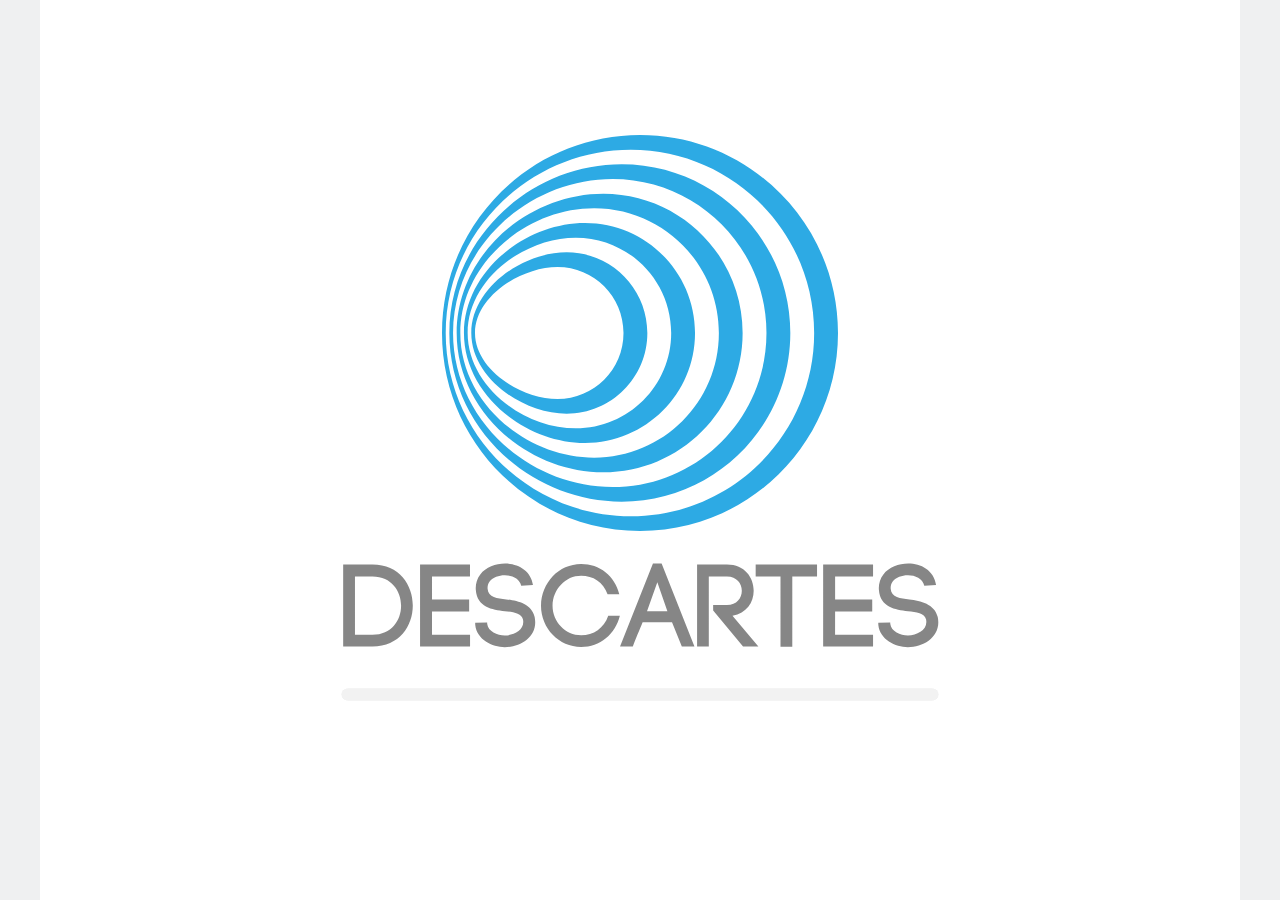
<file: superficies/viewer.html>
﻿<!doctype html><html lang="es"><head><meta charset="utf-8"><title>Visor DescartesJS</title></head><body style="padding:0;margin:0;background:#eff0f1">
<script>
const models=[
 ['U=2*pi*u;V=pi*v','r*cos(V)*cos(U)','r*cos(V)*sen(U)','(25,0,25)','105'],
 ['U=2*a*pi*u;V=2*b*pi*v','(R+r*cos(V))*cos(U)','(R+r*cos(V))*sen(U)','r*sen(V)','(25,0,25)','90'],
 ['U=2*pi*u;V=2*v-1','r*cos(U)','r*sen(U)','h*V','(25,0,25)','100'],
 ['U=2*pi*u;V=v','h*V*cos(U)','h*V*sen(U)','h*(V-0.5)','(25,0,25)','100'],
 ['U=0','2*u-1','t*v-1','x^2-y^2','(25,0,25)','95'],
 ['U=2*pi*u;V=2*v-1','a*sqrt(1+V^2)*cos(U)','a*sqrt(1+V^2)*sen(U)','a*V','(25,0,25)','90'],
 ['U=4*pi*(u-0.5);V=3*(v-0.5)','V*cos(U)','V*sen(U)','U','(25,0,25)','75'],
 ['U=2*pi*u;V=2*pi*v','a*(1+sen(U))','b*(1+sen(U))*cos(U)*cos(V)','b*(1+sen(U))*cos(U)*sen(V)','(0,90,0)','95'],
 ['U=2*pi*u;V=2*pi*v','k*(cos(V))^3*cos(U)','k*(cos(V))^3*sen(U)','k*(sen(V))^3','(30,0,20)','115'],
 ['U=0','2*u-1','t*v-1','x^3-3*x*y^2','(25,0,25)','105']
];
const i=Math.max(0,Math.min(9,Number(new URLSearchParams(location.search).get('surface')||0)));
const m=models[i];
const expr=`${m[0]};x=${m[1]};y=${m[2]};z=${m[3]}`;
const rot=m[4], scale=m[5];
 document.write(`<ajs name="Descartes" code="Descartes" width="800" height="600"><param name="tamaÃ±o" value="800x600"><param name="decimal_symbol" value="."><param name="expand" value="fit"><param name="nombre" value="Superficie"><param name="VersiÃ³n" value="5.5"><param name="editable" value="sÃ­"><param name="Idioma" value="espaÃ±ol"><param name="Botones" value="crÃ©ditos=no config=no inicio=no limpiar=no filas_norte=0 filas_sur=0 ancho_este=140 ancho_oeste=140 alto=46"><param name="E_01" value="tipo='R2' id='E2' ancho='100%' alto='100%' fondo='000000' red='no' red10='no' ejes='no'"><param name="E_02" value="tipo='R3' R3='sÃ­' id='E1' ancho='100%' alto='100%' escala='${scale}' fondo='ff000000'"><param name="C_01" value="id='ver' tipo='numÃ©rico' interfaz='menÃº' regiÃ³n='sur' espacio='E1' expresiÃ³n='(0,0)' valor='1' visible='sí' opciones='color sÃ³lido[1],color transparente[2],modelo alambre[3]'><param name="C_02" value="id='a' tipo='numÃ©rico' interfaz='pulsador' regiÃ³n='sur' espacio='E1' nombre='a' expresiÃ³n='(0,0,120,40)' valor='1' visible='sí'><param name="C_03" value="id='b' tipo='numÃ©rico' interfaz='pulsador' regiÃ³n='sur' espacio='E1' nombre='b' expresiÃ³n='(0,0,120,40)' valor='1' visible='sí'><param name="C_04" value="id='t' tipo='numÃ©rico' interfaz='pulsador' regiÃ³n='sur' espacio='E1' nombre='t' expresiÃ³n='(0,0,120,40)' valor='1' visible='sí'><param name="C_05" value="id='R' tipo='numÃ©rico' interfaz='pulsador' regiÃ³n='sur' espacio='E1' nombre='R' expresiÃ³n='(0,0,120,40)' valor='2.2' visible='sí'><param name="C_06" value="id='r' tipo='numÃ©rico' interfaz='pulsador' regiÃ³n='sur' espacio='E1' nombre='r' expresiÃ³n='(0,0,120,40)' valor='0.75' visible='sí'><param name="C_07" value="id='k' tipo='numÃ©rico' interfaz='pulsador' regiÃ³n='sur' espacio='E1' nombre='k' expresiÃ³n='(0,0,120,40)' valor='1.3' visible='sí'><param name="A_01" value="id='INICIO' algoritmo='sÃ­' evaluar='una-sola-vez' hacer='pi=3.14159;E1.rot.z=90;;"><param name="A_02" value="id='CALCULOS' algoritmo='sÃ­' evaluar='siempre'><param name="S_01" value="espacio='E1' tipo='superficie' color='ff8e00' color_reverso='00ff00' dibujar-si='ver=1' expresiÃ³n='${expr}' rotfin='${rot}' aristas='70c0c0c0' modelo='luz' Nu='34' Nv='28'><param name="S_02" value="espacio='E1' tipo='superficie' color='7cff8e00' color_reverso='7b00ff00' dibujar-si='ver=2' expresiÃ³n='${expr}' rotfin='${rot}' modelo='metal' Nu='34' Nv='28'><param name="S_03" value="espacio='E1' tipo='superficie' color='eeffaa' color_reverso='eeffaa' dibujar-si='ver=3' expresiÃ³n='${expr}' rotfin='${rot}' modelo='alambre' Nu='34' Nv='28"></ajs>`);
document.write('<script src="lib/descartes-min.js" charset="utf-8"></scr'+'ipt>');
</script></body></html>
</file>
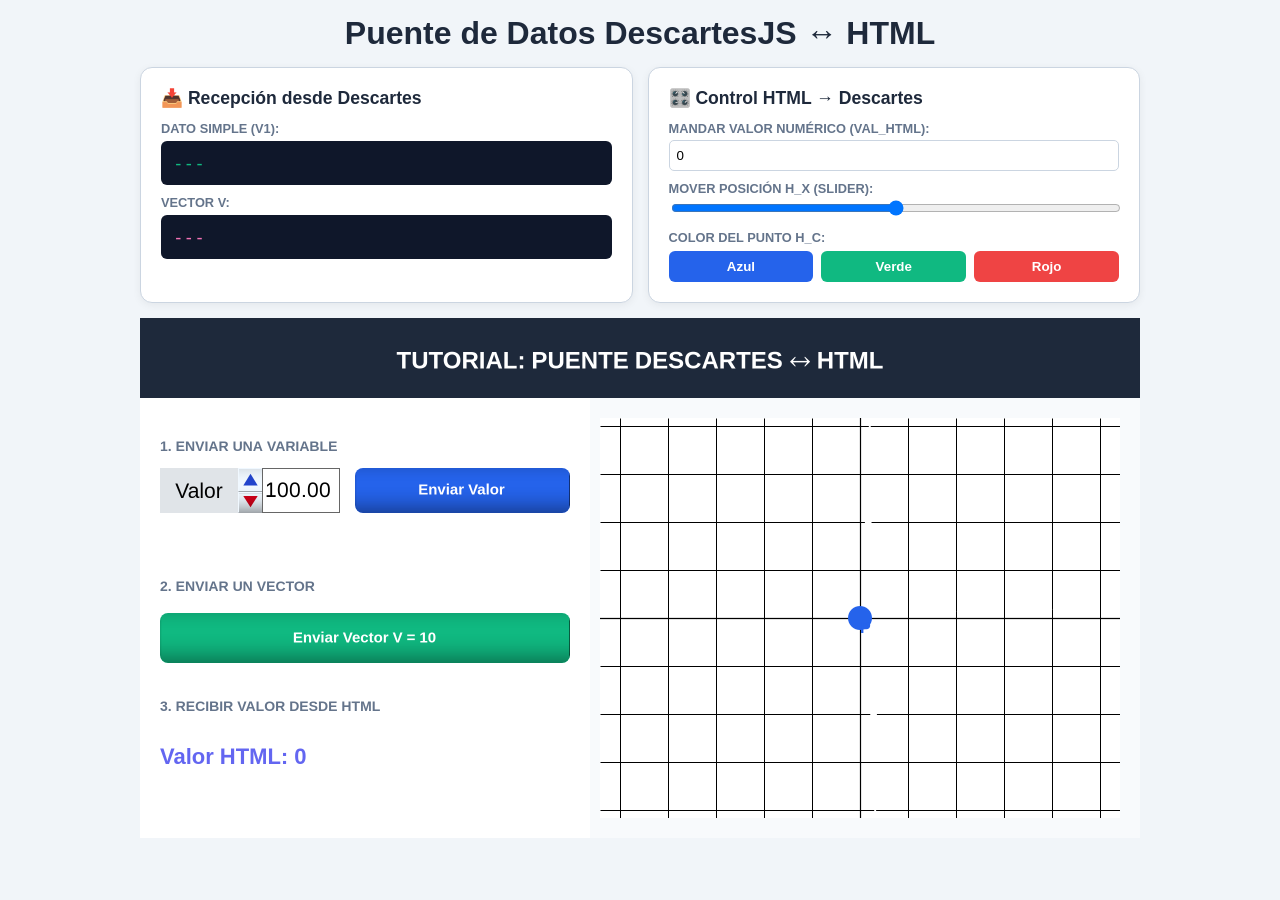
<file: Chatbot_Red_Descartes -VF - text/Elena/comunica0.html>
<!DOCTYPE html>
<html>
<head>
  <meta http-equiv="content-type" content="text/html; charset=UTF-8">
  <title>Laboratorio Final: Puente DescartesJS ↔ HTML</title>
  <style>
    html {
      overflow-y: auto;
    }

    body {
      margin: 0;
      padding: 10px;
      background: #f1f5f9;
      font-family: sans-serif;
    }

    h1 {
      text-align: center;
      color: #1e293b;
      margin: 5px 0 15px 0;
    }

    /* Fila superior: dos tarjetas una al lado de la otra */
    .panel-row {
      display: flex;
      gap: 15px;
      max-width: 1000px;
      margin: 0 auto 15px auto;
    }

    .card {
      flex: 1;
      background: white;
      border: 1px solid #cbd5e1;
      border-radius: 12px;
      padding: 20px;
      box-shadow: 0 2px 8px rgba(0, 0, 0, 0.06);
    }

    .card h2 {
      margin: 0 0 12px 0;
      font-size: 1.1rem;
      color: #1e293b;
    }

    .monitor {
      background: #0f172a;
      color: #10b981;
      font-family: monospace;
      font-size: 1.1rem;
      padding: 12px;
      border-radius: 6px;
      margin-top: 5px;
    }

    .monitor.vec {
      color: #f472b6;
    }

    label {
      font-size: 0.8rem;
      font-weight: bold;
      color: #64748b;
      text-transform: uppercase;
      display: block;
      margin-top: 10px;
    }

    input[type=range],
    input[type=number] {
      width: 100%;
      box-sizing: border-box;
      margin-top: 4px;
    }

    input[type=number] {
      padding: 7px;
      border: 1px solid #cbd5e1;
      border-radius: 5px;
    }

    .btn-group {
      display: flex;
      gap: 8px;
      margin-top: 6px;
    }

    .btn-group button {
      flex: 1;
      padding: 8px;
      border: none;
      border-radius: 6px;
      color: white;
      font-weight: bold;
      cursor: pointer;
    }

    /* Fila inferior: la escena Descartes centrada, ANCHO FIJO */
    .scene-row {
      max-width: 1000px;
      width: 1000px;
      margin: 0 auto;
      text-align: center;
      overflow: hidden;
    }
  </style>
  <script type="text/javascript" src="lib/descartes-min.js" charset="utf-8"></script>
</head>

<body>
  <h1>Puente de Datos DescartesJS ↔ HTML</h1>
  <!-- FILA 1: PANELES HTML (arriba) -->

  <div class="panel-row">
    <!-- Tarjeta de RECEPCIÓN -->

    <div class="card">
      <h2>📥 Recepción desde Descartes</h2>
      <label>Dato Simple (v1):</label>

      <div id="out-n" class="monitor">---</div>
      <label>Vector V:</label>

      <div id="out-v" class="monitor vec">---</div>
    </div>
    <!-- Tarjeta de CONTROL -->

    <div class="card">
      <h2>🎛️ Control HTML → Descartes</h2>
      <label>Mandar Valor Numérico (val_html):</label>
      <input type="number" id="html-val" value="0">
      <label>Mover Posición h_x (slider):</label>
      <input type="range" id="html-slider" min="-5" max="5" step="0.1" value="0">
      <label>Color del Punto h_c:</label>

      <div class="btn-group">
        <button onclick="setCol(1)" style="background:#2563eb;">Azul</button>
        <button onclick="setCol(2)" style="background:#10b981;">Verde</button>
        <button onclick="setCol(0)" style="background:#ef4444;">Rojo</button>
      </div>
    </div>
  </div>
  <!-- FILA 2: ESCENA DESCARTES (abajo, centrada) -->

  <div class="scene-row">
    <!-- Configuración IDÉNTICA al archivo laboratorio_puente_didactico que carga bien -->
    <ajs name="Descartes" code="Descartes" width="1000" height="520">
      <param name="tamaño" value="1000x520">
      <param name="decimal_symbol" value=".">
      <param name="nombre" value="">
      <param name="Versión" value="5.5">
      <param name="editable" value="sí">
      <param name="Idioma" value="español">
      <param name="Botones" value="créditos=no config=no inicio=no limpiar=no filas_norte=0 filas_sur=0 ancho_este=150 ancho_oeste=150 alto=23 ">
      <param name="E_01" value="tipo='R2' id='Panel' y='80' ancho='450' alto='440' red='no' red10='no' ejes='no' ">
      <param name="E_02" value="tipo='R2' id='Header' ancho='100%' alto='80' fondo='1e293b' red='no' red10='no' ejes='no' ">
      <param name="E_03" value="tipo='R2' id='Fondo' x='450' y='80' ancho='550' alto='440' fondo='f8fafc' red='no' red10='no' ejes='no' ">
      <param name="E_04" value="tipo='R2' id='PlanoXY' x='460' y='100' ancho='520' alto='400' red='sí' red10='sí' ejes='sí' números='sí' ">
      <param name="C_01" value="id='v1' tipo='numérico' interfaz='pulsador' región='interior' espacio='Panel' nombre='Valor' expresión='(20,70,180,45)' valor='100' visible='sí' ">
      <param name="C_02" value="id='btn1' interfaz='botón' tipo='numérico' región='interior' espacio='Panel' nombre='Enviar Valor' expresión='(215,70,215,45)' color='ffffff' color-int='2563eb' negrita='sí' fuente puntos='15' acción='calcular' parámetro='js_recibir_v1()' extra_style='overColor=1d4ed8|borderRadius=8' ">
      <param name="C_03" value="id='btn2' interfaz='botón' tipo='numérico' región='interior' espacio='Panel' nombre='Enviar Vector V = [10, 20, 30]' expresión='(20,215,410,50)' color='ffffff' color-int='10b981' negrita='sí' fuente puntos='15' acción='calcular' parámetro='VEC_A_JS()' extra_style='overColor=059669|borderRadius=8' ">
      <param name="A_01" value="id='INICIO' algoritmo='sí' evaluar='una-sola-vez' hacer='v1=100;V[0]=10;V[1]=20;V[2]=30;v_0=10;v_1=20;v_2=30;val_html=0;h_x=0;h_y=0;h_c=1' ">
      <param name="A_02" value="id='V' vector='sí' evaluar='una-sola-vez' tamaño='3' expresión='V[0]=10;V[1]=20;V[2]=30' tipo='vector' ">
      <param name="A_03" value="id='VEC_A_JS()' algoritmo='sí' expresión='x' hacer='v_0=V[0];v_1=V[1];v_2=V[2];js_recibir_vec()' tipo='función' ">
      <param name="G_01" value="espacio='Header' tipo='texto' color='ffffff' coord_abs='sí' expresión='(500,42)' texto='TUTORIAL: PUENTE DESCARTES ↔ HTML' ancho='1' negrita='sí' fuente puntos='24' align='a_center' anchor='a_center_center' ">
      <param name="G_02" value="espacio='Panel' tipo='texto' color='64748b' coord_abs='sí' expresión='(20,40)' texto='1. ENVIAR UNA VARIABLE' ancho='1' negrita='sí' fuente puntos='14' align='left' anchor='top_left' ">
      <param name="G_03" value="espacio='Panel' tipo='texto' color='64748b' coord_abs='sí' expresión='(20,180)' texto='2. ENVIAR UN VECTOR' ancho='1' negrita='sí' fuente puntos='14' align='left' anchor='top_left' ">
      <param name="G_04" value="espacio='Panel' tipo='texto' color='64748b' coord_abs='sí' expresión='(20,300)' texto='3. RECIBIR VALOR DESDE HTML' ancho='1' negrita='sí' fuente puntos='14' align='a_left' anchor='a_top_left' ">
      <param name="G_05" value="espacio='Panel' tipo='texto' color='6366f1' coord_abs='sí' expresión='(20,345)' texto='{\rtf1\uc0{\fonttbl\f0\fcharset0 Arial;}\f0\fs44\b Valor HTML: \b0\b{\*\mjaformula\b{\expr val_html\decimals 2\fixed0}\b0}\b0 }' ancho='1' negrita='sí' fuente puntos='22' align='a_left' anchor='a_top_left' ">
      <param name="G_06" value="espacio='PlanoXY' tipo='punto' color='ef4444' dibujar-si='h_c=0' coord_abs='no' expresión='(h_x,h_y)' texto='P' tamaño='12' negrita='sí' fuente puntos='16' ">
      <param name="G_07" value="espacio='PlanoXY' tipo='punto' color='2563eb' dibujar-si='h_c=1' coord_abs='no' expresión='(h_x,h_y)' texto='P' tamaño='12' negrita='sí' fuente puntos='16' ">
      <param name="G_08" value="espacio='PlanoXY' tipo='punto' color='10b981' dibujar-si='h_c=2' coord_abs='no' expresión='(h_x,h_y)' texto='P' tamaño='12' negrita='sí' fuente puntos='16' ">
    </ajs>
  </div>
  <script>
    // FIX: El canvas de Descartes captura el scroll. Este listener en capture phase
    // fuerza el scroll de la página aunque el ratón esté sobre el canvas.
    window.addEventListener('wheel', function(e) {
      document.documentElement.scrollTop += e.deltaY;
      document.body.scrollTop += e.deltaY;
    }, {
      passive: true,
      capture: true
    });

    window.addEventListener("descartesReady", function(evt) {
      const app = evt.detail;
      console.log("Puente listo.");

      // ── DESCARTES → HTML ──────────────────────────────────────────────
      app.evaluator.setFunction("js_recibir_v1", function() {
        document.getElementById('out-n').innerText = app.evaluator.getVariable("v1");
        return 0;
      });

      app.evaluator.setFunction("js_recibir_vec", function() {
        const v0 = app.evaluator.getVariable("v_0");
        const v1 = app.evaluator.getVariable("v_1");
        const v2 = app.evaluator.getVariable("v_2");
        document.getElementById('out-v').innerText = "[" + v0 + ", " + v1 + ", " + v2 + "]";
        return 0;
      });

      // ── HTML → DESCARTES ─────────────────────────────────────────────
      // Confirmamos canal: ponemos val_html a 0 en la escena
      app.evaluator.setVariable("val_html", 0);
      app.update();

      document.getElementById('html-val').addEventListener('input', function(e) {
        const v = parseFloat(e.target.value) || 0;
        app.evaluator.setVariable("val_html", v);
        app.update();
      });

      document.getElementById('html-slider').addEventListener('input', function(e) {
        app.evaluator.setVariable("h_x", parseFloat(e.target.value));
        app.update();
      });

      window.setCol = function(c) {
        app.evaluator.setVariable("h_c", c);
        app.update();
      };
      // Inicializar color a azul (1)
      app.evaluator.setVariable("h_c", 1);
      app.update();
    });
  </script>



</body>
</html>
</file>
<file: Chatbot_Red_Descartes -VF - images/chatbot.css>
@import url('https://fonts.googleapis.com/css2?family=Outfit:wght@400;500;600;700&family=Plus+Jakarta+Sans:wght@400;500;600;700&display=swap');

:root { --ink: #111936; --muted: #5c6684; --line: #dbe1f1; --surface: #fff; --primary: #5965e8; --secondary: #a44bd4; }
* { box-sizing: border-box; }
body { margin: 0; min-height: 100vh; padding: 0; color: var(--ink); font-family: 'Plus Jakarta Sans', sans-serif; background: #eef1f8; }
.app-shell { position: fixed; inset: 0; z-index: 10; width: 100%; height: 100dvh; margin: 0; pointer-events: none; }
.scene-shell { position: fixed; inset: 0; overflow: visible; min-height: 0; border: 0; background: transparent; pointer-events: none; }
.response-card { position: absolute; top: 50%; left: 50%; width: min(680px, calc(100% - 48px)); min-height: 325px; transform: translate(-50%, -50%); padding: 22px 26px; border: 1px solid rgba(255,255,255,.65); border-radius: 18px; color: #fff; background: rgba(28, 24, 82, .73); box-shadow: 0 15px 35px rgba(32, 20, 80, .25); backdrop-filter: blur(10px); pointer-events: auto; }
.response-heading { display: flex; align-items: center; gap: 9px; font: 600 1.05rem 'Outfit', sans-serif; letter-spacing: .02em; }
.response-dot { width: 9px; height: 9px; border-radius: 50%; background: #73f2c5; box-shadow: 0 0 12px #73f2c5; }
#response-text { max-height: 258px; margin: 20px 0 0; overflow: auto; white-space: pre-wrap; font-size: 1rem; line-height: 1.65; }
.prompt-bar { position: absolute; right: 24px; bottom: 20px; left: 24px; display: flex; gap: 12px; align-items: stretch; pointer-events: auto; }
#prompt-input, select, input { width: 100%; border: 1px solid var(--line); border-radius: 10px; color: var(--ink); background: rgba(255,255,255,.94); font-family: inherit; }
#prompt-input { resize: vertical; min-height: 54px; padding: 13px 15px; }
select, input { padding: 10px 12px; }
#prompt-input:focus, select:focus, input:focus { outline: 3px solid rgba(89,101,232,.2); border-color: var(--primary); }
.send-button, .small-button, .clear-button { border: 0; border-radius: 10px; padding: 0 22px; color: #fff; font: 600 .92rem 'Plus Jakarta Sans', sans-serif; cursor: pointer; background: linear-gradient(135deg, var(--primary), var(--secondary)); }
.send-button:hover, .small-button:hover, .clear-button:hover { filter: brightness(1.08); }
button:disabled { opacity: .55; cursor: wait; }
.settings-panel { position: fixed; top: 16px; right: 16px; left: 16px; padding: 16px 20px; border: 1px solid var(--line); border-radius: 14px; background: rgba(255,255,255,.96); box-shadow: 0 10px 25px rgba(31,40,89,.12); pointer-events: auto; }
.settings-title { display: flex; justify-content: space-between; margin-bottom: 15px; font: 700 1.08rem 'Outfit', sans-serif; }
.settings-title small { color: var(--muted); font: 400 .78rem 'Plus Jakarta Sans', sans-serif; }
.settings-grid { display: grid; grid-template-columns: repeat(3, 1fr); gap: 14px; }
.settings-grid label, .key-field label { display: flex; flex-direction: column; gap: 7px; color: var(--muted); font-size: .78rem; font-weight: 700; }
.key-field { grid-column: 1 / -1; }
.key-row { display: flex; gap: 8px; }
.key-row input { flex: 1; }
.small-button, .clear-button { padding: 0 13px; white-space: nowrap; font-size: .78rem; }
.clear-button { color: var(--ink); border: 1px solid var(--line); background: #f5f6fb; }
.status { min-height: 20px; margin: 12px 0 0; color: var(--muted); font-size: .78rem; }
.status.error { color: #c13856; }.status.success { color: #138a68; }
.hidden { display: none !important; }
@media (max-width: 700px) { .response-card { top: 52%; width: calc(100% - 24px); min-height: 310px; }.prompt-bar { right: 12px; bottom: 12px; left: 12px; flex-direction: column; }.send-button { min-height: 45px; }.settings-panel { top: 10px; right: 10px; left: 10px; padding: 13px 15px; }.settings-grid { grid-template-columns: 1fr; gap: 9px; }.key-field { grid-column: auto; }.key-row { flex-wrap: wrap; }.key-row input { flex-basis: 100%; min-height: 42px; }.key-row button { min-height: 40px; flex: 1; }.settings-title { flex-direction: column; gap: 4px; }.settings-title small { display: none; } }
</file>
<file: Chatbot_Red_Descartes -VF - text/chatbot.css>
@import url('https://fonts.googleapis.com/css2?family=Outfit:wght@400;500;600;700&family=Plus+Jakarta+Sans:wght@400;500;600;700&display=swap');

:root { --ink: #111936; --muted: #5c6684; --line: #dbe1f1; --surface: #fff; --primary: #5965e8; --secondary: #a44bd4; }
* { box-sizing: border-box; }
body { margin: 0; min-height: 100vh; padding: 0; color: var(--ink); font-family: 'Plus Jakarta Sans', sans-serif; background: #eef1f8; }
.app-shell { position: fixed; inset: 0; z-index: 10; width: 100%; height: 100dvh; margin: 0; pointer-events: none; }
.scene-shell { position: fixed; inset: 0; overflow: visible; min-height: 0; border: 0; background: transparent; pointer-events: none; }
.response-card { position: absolute; top: 50%; left: 50%; width: min(680px, calc(100% - 48px)); min-height: 325px; transform: translate(-50%, -50%); padding: 22px 26px; border: 1px solid rgba(255,255,255,.65); border-radius: 18px; color: #fff; background: rgba(28, 24, 82, .73); box-shadow: 0 15px 35px rgba(32, 20, 80, .25); backdrop-filter: blur(10px); pointer-events: auto; }
.response-heading { display: flex; align-items: center; gap: 9px; font: 600 1.05rem 'Outfit', sans-serif; letter-spacing: .02em; }
.response-dot { width: 9px; height: 9px; border-radius: 50%; background: #73f2c5; box-shadow: 0 0 12px #73f2c5; }
#response-text { max-height: 258px; margin: 20px 0 0; overflow: auto; white-space: pre-wrap; font-size: 1rem; line-height: 1.65; }
.prompt-bar { position: absolute; right: 24px; bottom: 20px; left: 24px; display: flex; gap: 12px; align-items: stretch; pointer-events: auto; }
#prompt-input, select, input { width: 100%; border: 1px solid var(--line); border-radius: 10px; color: var(--ink); background: rgba(255,255,255,.94); font-family: inherit; }
#prompt-input { resize: vertical; min-height: 54px; padding: 13px 15px; }
select, input { padding: 10px 12px; }
#prompt-input:focus, select:focus, input:focus { outline: 3px solid rgba(89,101,232,.2); border-color: var(--primary); }
.send-button, .small-button, .clear-button { border: 0; border-radius: 10px; padding: 0 22px; color: #fff; font: 600 .92rem 'Plus Jakarta Sans', sans-serif; cursor: pointer; background: linear-gradient(135deg, var(--primary), var(--secondary)); }
.send-button:hover, .small-button:hover, .clear-button:hover { filter: brightness(1.08); }
button:disabled { opacity: .55; cursor: wait; }
.settings-panel { position: fixed; top: 16px; right: 16px; left: 16px; padding: 16px 20px; border: 1px solid var(--line); border-radius: 14px; background: rgba(255,255,255,.96); box-shadow: 0 10px 25px rgba(31,40,89,.12); pointer-events: auto; }
.settings-title { display: flex; justify-content: space-between; margin-bottom: 15px; font: 700 1.08rem 'Outfit', sans-serif; }
.settings-title small { color: var(--muted); font: 400 .78rem 'Plus Jakarta Sans', sans-serif; }
.settings-grid { display: grid; grid-template-columns: repeat(3, 1fr); gap: 14px; }
.settings-grid label, .key-field label { display: flex; flex-direction: column; gap: 7px; color: var(--muted); font-size: .78rem; font-weight: 700; }
.key-field { grid-column: 1 / -1; }
.key-row { display: flex; gap: 8px; }
.key-row input { flex: 1; }
.small-button, .clear-button { padding: 0 13px; white-space: nowrap; font-size: .78rem; }
.clear-button { color: var(--ink); border: 1px solid var(--line); background: #f5f6fb; }
.status { min-height: 20px; margin: 12px 0 0; color: var(--muted); font-size: .78rem; }
.status.error { color: #c13856; }.status.success { color: #138a68; }
.hidden { display: none !important; }
@media (max-width: 700px) { .response-card { top: 52%; width: calc(100% - 24px); min-height: 310px; }.prompt-bar { right: 12px; bottom: 12px; left: 12px; flex-direction: column; }.send-button { min-height: 45px; }.settings-panel { top: 10px; right: 10px; left: 10px; padding: 13px 15px; }.settings-grid { grid-template-columns: 1fr; gap: 9px; }.key-field { grid-column: auto; }.key-row { flex-wrap: wrap; }.key-row input { flex-basis: 100%; min-height: 42px; }.key-row button { min-height: 40px; flex: 1; }.settings-title { flex-direction: column; gap: 4px; }.settings-title small { display: none; } }
</file>
